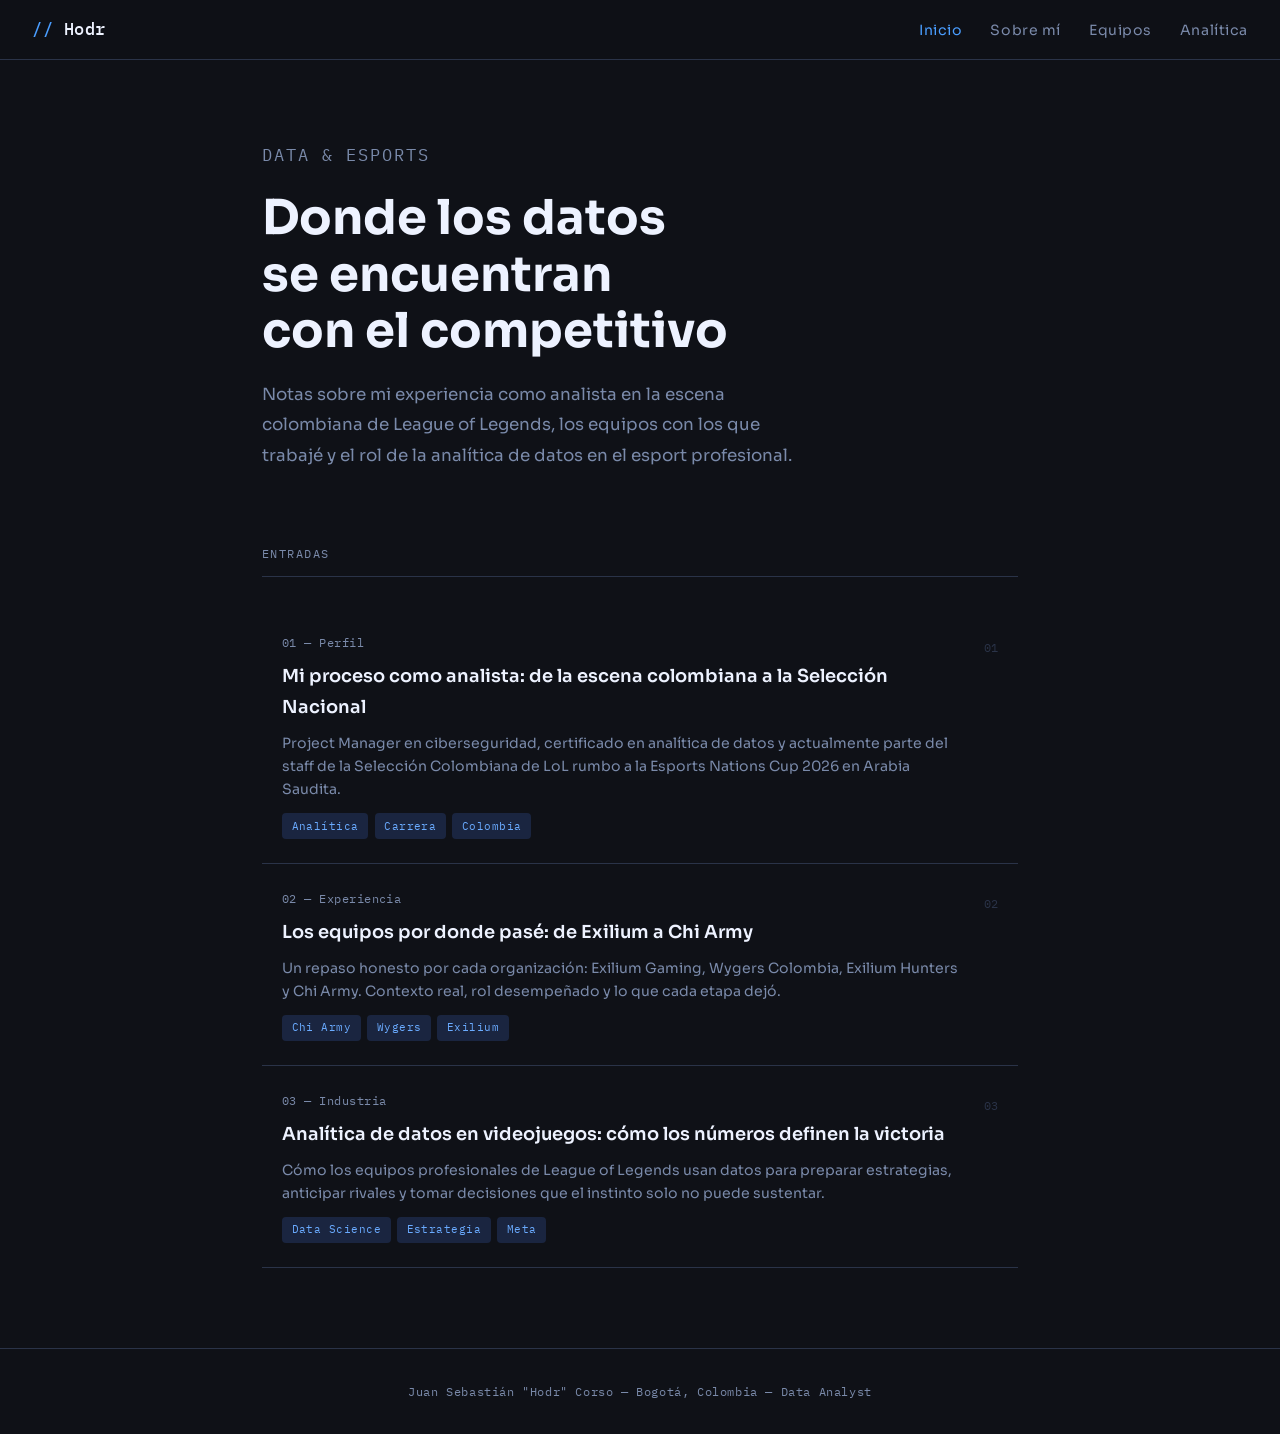
<file: index.html>
<!DOCTYPE html>
<html lang="es">
<head>
  <meta charset="UTF-8" />
  <meta name="viewport" content="width=device-width, initial-scale=1.0" />
  <title>Hodr — Data Analyst | LoL Esports</title>
  <meta name="description" content="Blog de Juan Sebastián Corso (Hodr), analista de datos en videojuegos competitivos de League of Legends." />
  <link rel="stylesheet" href="css/style.css" />
</head>
<body>

<nav>
  <span class="nav-brand"><span>//</span> Hodr</span>
  <ul class="nav-links">
    <li><a href="index.html" class="active">Inicio</a></li>
    <li><a href="posts/sobre-mi.html">Sobre mí</a></li>
    <li><a href="posts/equipos.html">Equipos</a></li>
    <li><a href="posts/analitica.html">Analítica</a></li>
  </ul>
</nav>

<main>
  <section class="hero">
    <p class="hero-label">Data &amp; Esports</p>
    <h1>Donde los datos<br>se encuentran<br>con el competitivo</h1>
    <p>Notas sobre mi experiencia como analista en la escena colombiana de League of Legends, los equipos con los que trabajé y el rol de la analítica de datos en el esport profesional.</p>
  </section>

  <section class="posts-section">
    <p class="section-title">Entradas</p>
    <div class="posts-list">

      <a href="posts/sobre-mi.html" style="text-decoration:none; color:inherit;">
        <article class="post-card">
          <div>
            <p class="card-meta">01 — Perfil</p>
            <h2 class="card-title">Mi proceso como analista: de la escena colombiana a la Selección Nacional</h2>
            <p class="card-excerpt">Project Manager en ciberseguridad, certificado en analítica de datos y actualmente parte del staff de la Selección Colombiana de LoL rumbo a la Esports Nations Cup 2026 en Arabia Saudita.</p>
            <div class="card-tags">
              <span class="tag">Analítica</span>
              <span class="tag">Carrera</span>
              <span class="tag">Colombia</span>
            </div>
          </div>
          <span class="card-number">01</span>
        </article>
      </a>

      <a href="posts/equipos.html" style="text-decoration:none; color:inherit;">
        <article class="post-card">
          <div>
            <p class="card-meta">02 — Experiencia</p>
            <h2 class="card-title">Los equipos por donde pasé: de Exilium a Chi Army</h2>
            <p class="card-excerpt">Un repaso honesto por cada organización: Exilium Gaming, Wygers Colombia, Exilium Hunters y Chi Army. Contexto real, rol desempeñado y lo que cada etapa dejó.</p>
            <div class="card-tags">
              <span class="tag">Chi Army</span>
              <span class="tag">Wygers</span>
              <span class="tag">Exilium</span>
            </div>
          </div>
          <span class="card-number">02</span>
        </article>
      </a>

      <a href="posts/analitica.html" style="text-decoration:none; color:inherit;">
        <article class="post-card">
          <div>
            <p class="card-meta">03 — Industria</p>
            <h2 class="card-title">Analítica de datos en videojuegos: cómo los números definen la victoria</h2>
            <p class="card-excerpt">Cómo los equipos profesionales de League of Legends usan datos para preparar estrategias, anticipar rivales y tomar decisiones que el instinto solo no puede sustentar.</p>
            <div class="card-tags">
              <span class="tag">Data Science</span>
              <span class="tag">Estrategia</span>
              <span class="tag">Meta</span>
            </div>
          </div>
          <span class="card-number">03</span>
        </article>
      </a>

    </div>
  </section>
</main>

<footer>
  <p>Juan Sebastián "Hodr" Corso &mdash; Bogotá, Colombia &mdash; Data Analyst</p>
</footer>

</body>
</html>
</file>
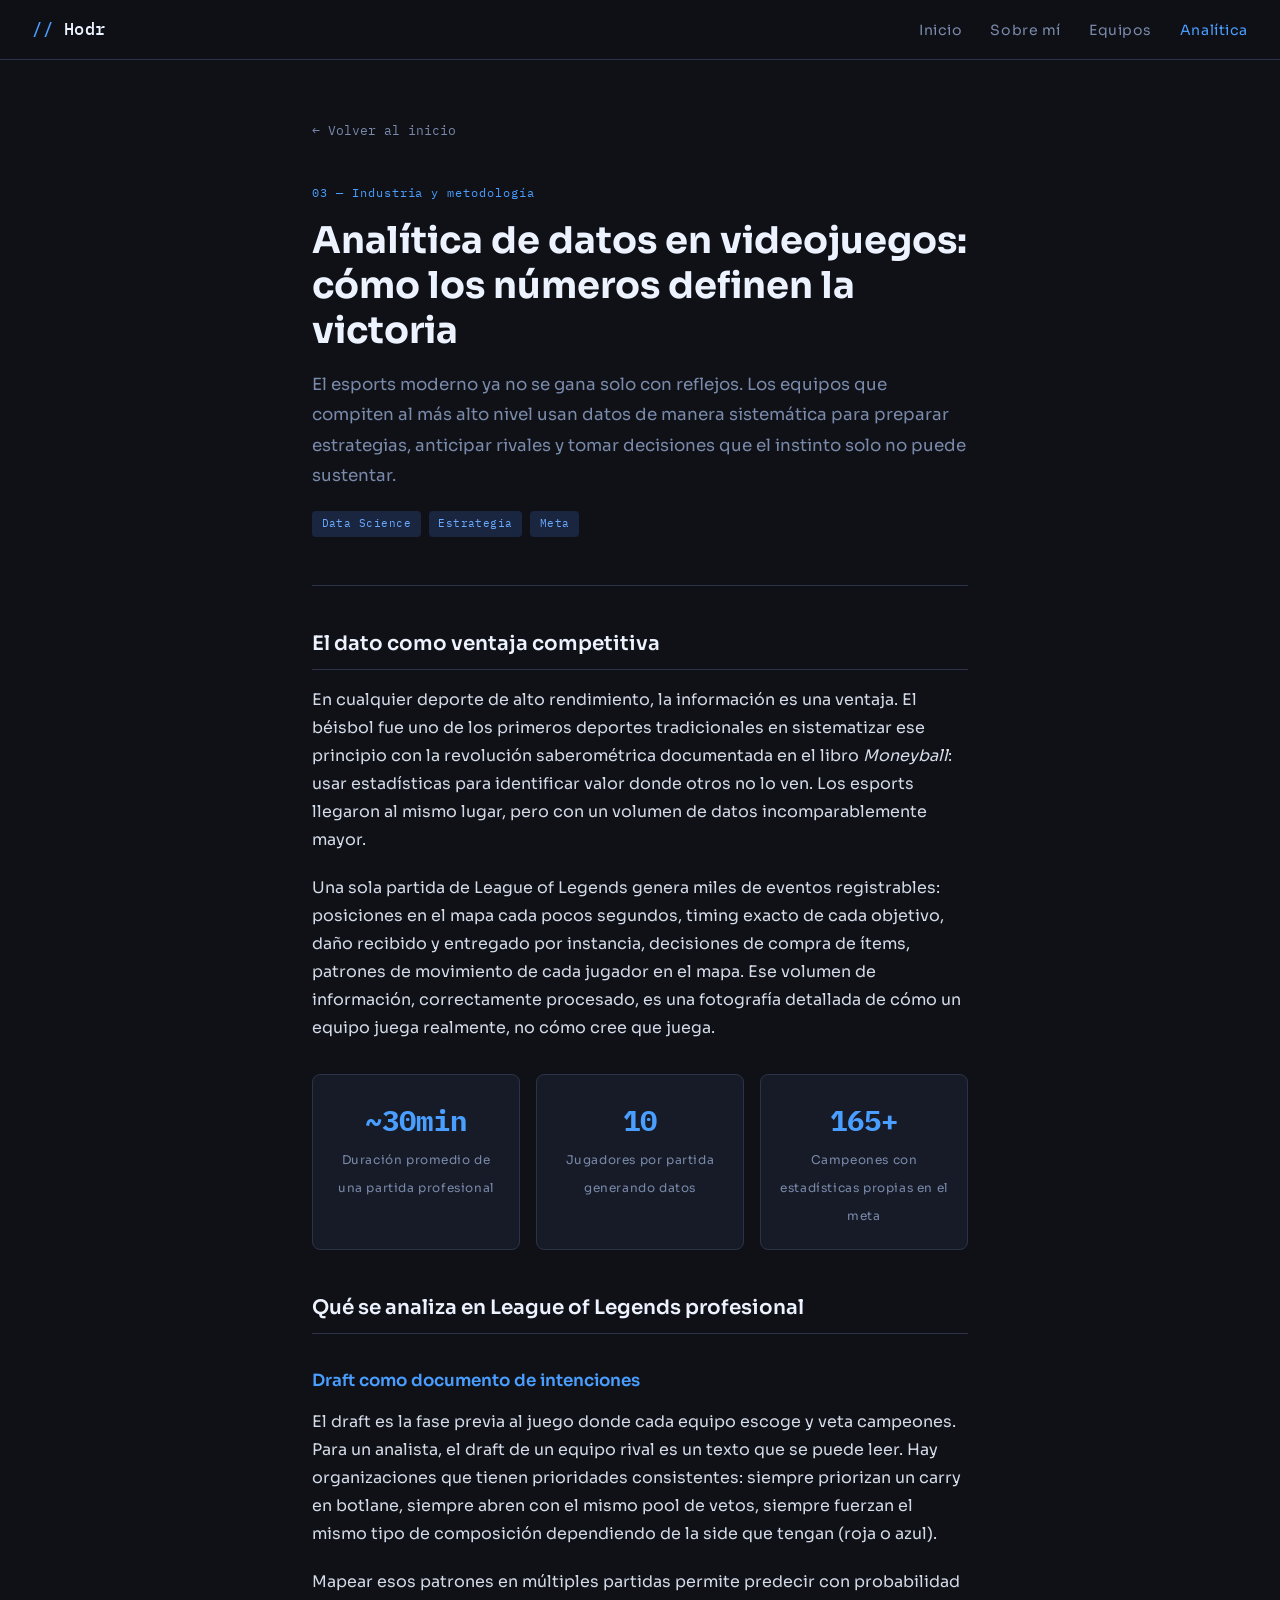
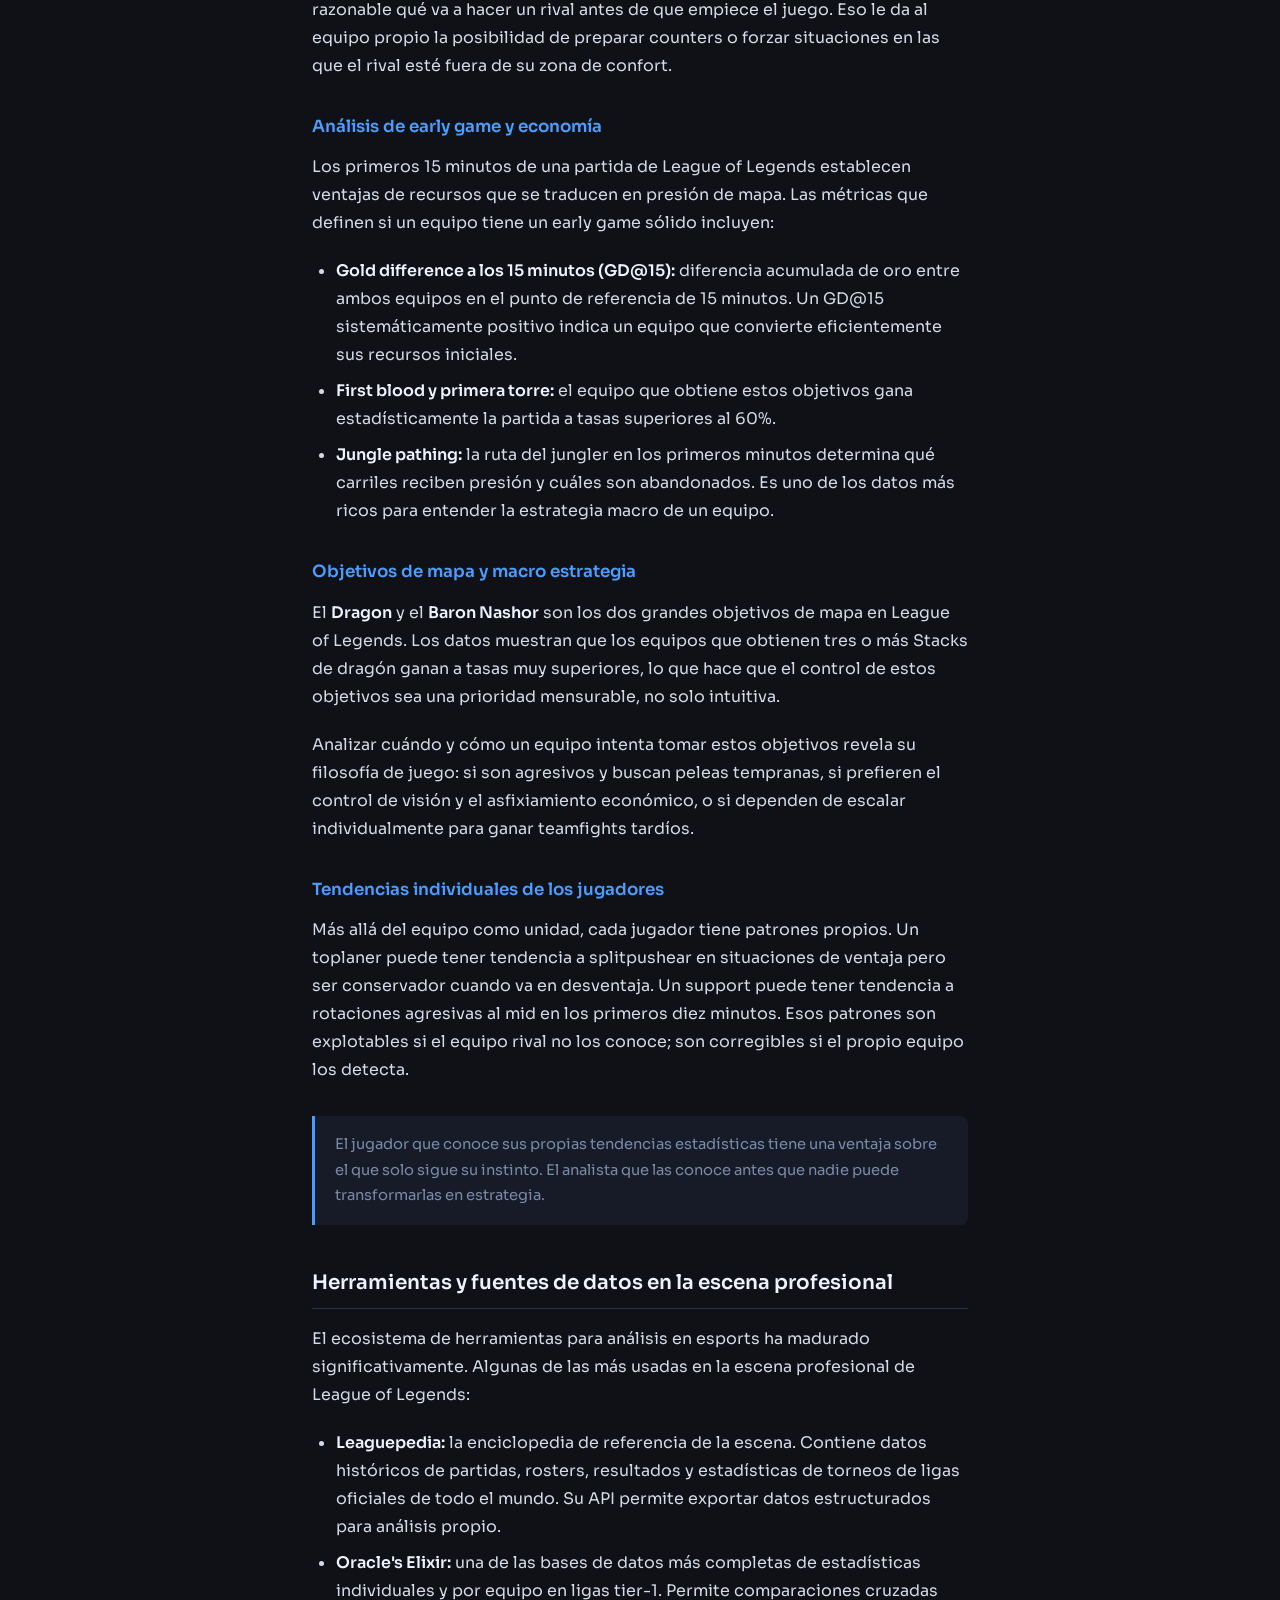
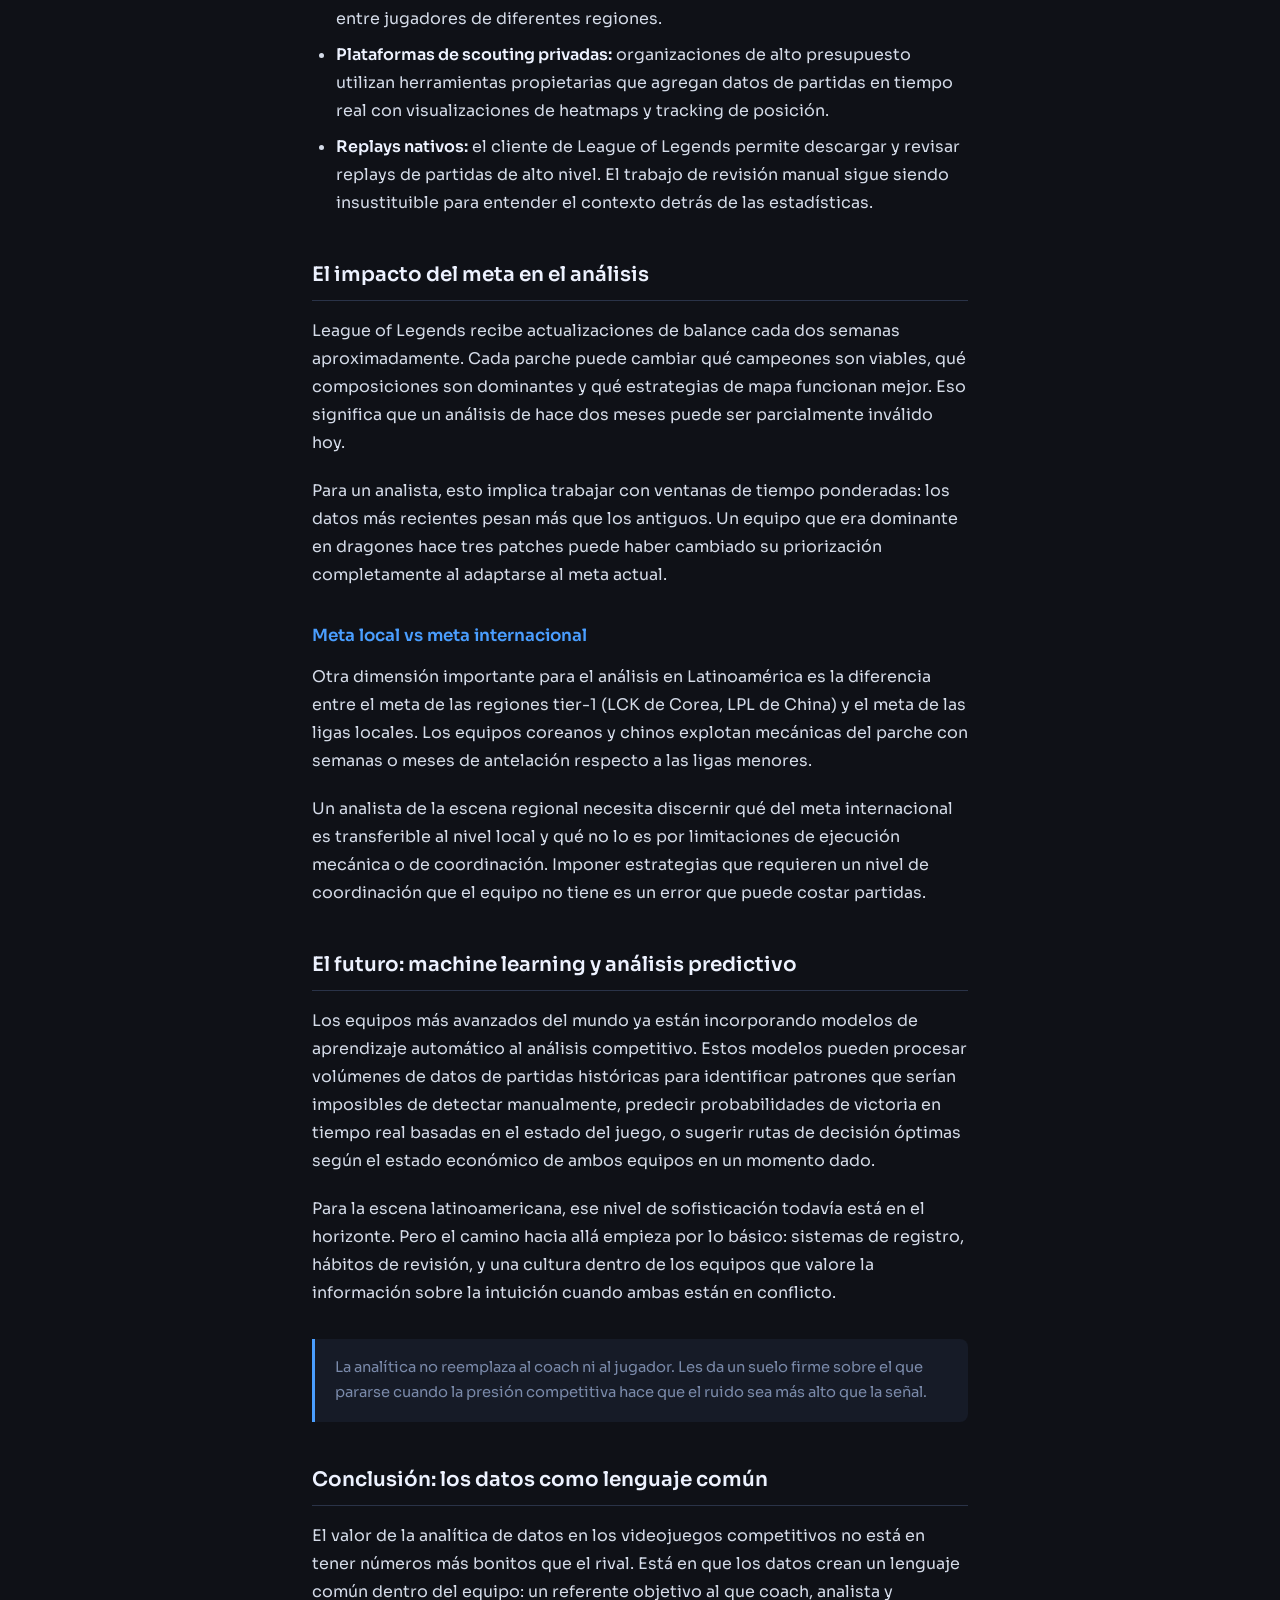
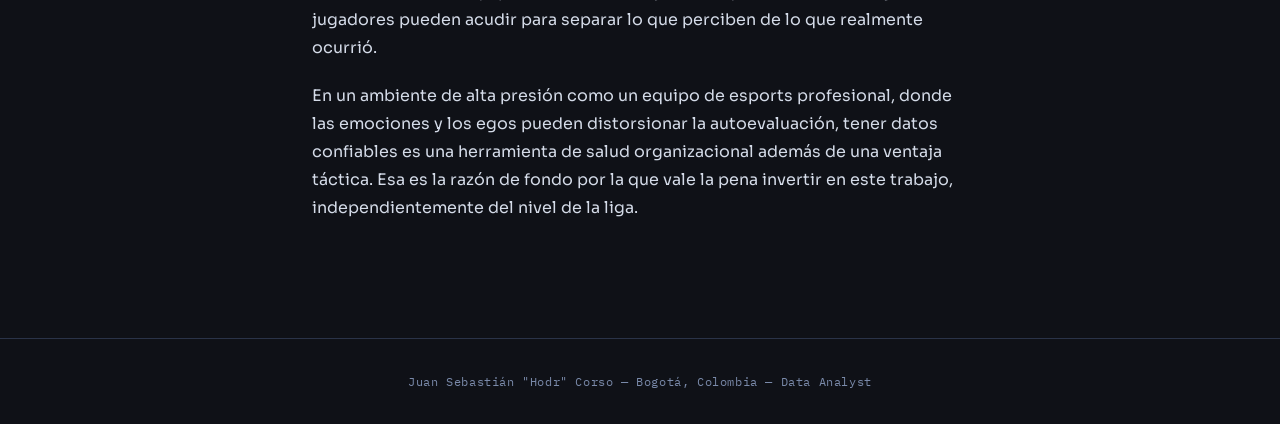
<file: posts/analitica.html>
<!DOCTYPE html>
<html lang="es">
<head>
  <meta charset="UTF-8" />
  <meta name="viewport" content="width=device-width, initial-scale=1.0" />
  <title>Analítica en videojuegos — Hodr</title>
  <meta name="description" content="Cómo la analítica de datos transforma el juego profesional en League of Legends y los esports en general." />
  <link rel="stylesheet" href="../css/style.css" />
</head>
<body>

<nav>
  <span class="nav-brand"><span>//</span> Hodr</span>
  <ul class="nav-links">
    <li><a href="../index.html">Inicio</a></li>
    <li><a href="sobre-mi.html">Sobre mí</a></li>
    <li><a href="equipos.html">Equipos</a></li>
    <li><a href="analitica.html" class="active">Analítica</a></li>
  </ul>
</nav>

<article class="article-container">

  <a href="../index.html" class="article-back">&#8592; Volver al inicio</a>

  <header class="article-header">
    <p class="article-meta">03 &mdash; Industria y metodología</p>
    <h1>Analítica de datos en videojuegos: cómo los números definen la victoria</h1>
    <p class="lead">El esports moderno ya no se gana solo con reflejos. Los equipos que compiten al más alto nivel usan datos de manera sistemática para preparar estrategias, anticipar rivales y tomar decisiones que el instinto solo no puede sustentar.</p>
    <div class="article-tags">
      <span class="tag">Data Science</span>
      <span class="tag">Estrategia</span>
      <span class="tag">Meta</span>
    </div>
  </header>

  <hr class="article-divider" />

  <div class="article-body">

    <h2>El dato como ventaja competitiva</h2>

    <p>En cualquier deporte de alto rendimiento, la información es una ventaja. El béisbol fue uno de los primeros deportes tradicionales en sistematizar ese principio con la revolución saberométrica documentada en el libro <em>Moneyball</em>: usar estadísticas para identificar valor donde otros no lo ven. Los esports llegaron al mismo lugar, pero con un volumen de datos incomparablemente mayor.</p>

    <p>Una sola partida de League of Legends genera miles de eventos registrables: posiciones en el mapa cada pocos segundos, timing exacto de cada objetivo, daño recibido y entregado por instancia, decisiones de compra de ítems, patrones de movimiento de cada jugador en el mapa. Ese volumen de información, correctamente procesado, es una fotografía detallada de cómo un equipo juega realmente, no cómo cree que juega.</p>

    <div class="stats-grid">
      <div class="stat-card">
        <span class="stat-value">~30min</span>
        <span class="stat-label">Duración promedio de una partida profesional</span>
      </div>
      <div class="stat-card">
        <span class="stat-value">10</span>
        <span class="stat-label">Jugadores por partida generando datos</span>
      </div>
      <div class="stat-card">
        <span class="stat-value">165+</span>
        <span class="stat-label">Campeones con estadísticas propias en el meta</span>
      </div>
    </div>

    <h2>Qué se analiza en League of Legends profesional</h2>

    <h3>Draft como documento de intenciones</h3>

    <p>El draft es la fase previa al juego donde cada equipo escoge y veta campeones. Para un analista, el draft de un equipo rival es un texto que se puede leer. Hay organizaciones que tienen prioridades consistentes: siempre priorizan un carry en botlane, siempre abren con el mismo pool de vetos, siempre fuerzan el mismo tipo de composición dependiendo de la side que tengan (roja o azul).</p>

    <p>Mapear esos patrones en múltiples partidas permite predecir con probabilidad razonable qué va a hacer un rival antes de que empiece el juego. Eso le da al equipo propio la posibilidad de preparar counters o forzar situaciones en las que el rival esté fuera de su zona de confort.</p>

    <h3>Análisis de early game y economía</h3>

    <p>Los primeros 15 minutos de una partida de League of Legends establecen ventajas de recursos que se traducen en presión de mapa. Las métricas que definen si un equipo tiene un early game sólido incluyen:</p>

    <ul>
      <li><strong>Gold difference a los 15 minutos (GD@15):</strong> diferencia acumulada de oro entre ambos equipos en el punto de referencia de 15 minutos. Un GD@15 sistemáticamente positivo indica un equipo que convierte eficientemente sus recursos iniciales.</li>
      <li><strong>First blood y primera torre:</strong> el equipo que obtiene estos objetivos gana estadísticamente la partida a tasas superiores al 60%.</li>
      <li><strong>Jungle pathing:</strong> la ruta del jungler en los primeros minutos determina qué carriles reciben presión y cuáles son abandonados. Es uno de los datos más ricos para entender la estrategia macro de un equipo.</li>
    </ul>

    <h3>Objetivos de mapa y macro estrategia</h3>

    <p>El <strong>Dragon</strong> y el <strong>Baron Nashor</strong> son los dos grandes objetivos de mapa en League of Legends. Los datos muestran que los equipos que obtienen tres o más Stacks de dragón ganan a tasas muy superiores, lo que hace que el control de estos objetivos sea una prioridad mensurable, no solo intuitiva.</p>

    <p>Analizar cuándo y cómo un equipo intenta tomar estos objetivos revela su filosofía de juego: si son agresivos y buscan peleas tempranas, si prefieren el control de visión y el asfixiamiento económico, o si dependen de escalar individualmente para ganar teamfights tardíos.</p>

    <h3>Tendencias individuales de los jugadores</h3>

    <p>Más allá del equipo como unidad, cada jugador tiene patrones propios. Un toplaner puede tener tendencia a splitpushear en situaciones de ventaja pero ser conservador cuando va en desventaja. Un support puede tener tendencia a rotaciones agresivas al mid en los primeros diez minutos. Esos patrones son explotables si el equipo rival no los conoce; son corregibles si el propio equipo los detecta.</p>

    <div class="callout">
      El jugador que conoce sus propias tendencias estadísticas tiene una ventaja sobre el que solo sigue su instinto. El analista que las conoce antes que nadie puede transformarlas en estrategia.
    </div>

    <h2>Herramientas y fuentes de datos en la escena profesional</h2>

    <p>El ecosistema de herramientas para análisis en esports ha madurado significativamente. Algunas de las más usadas en la escena profesional de League of Legends:</p>

    <ul>
      <li><strong>Leaguepedia:</strong> la enciclopedia de referencia de la escena. Contiene datos históricos de partidas, rosters, resultados y estadísticas de torneos de ligas oficiales de todo el mundo. Su API permite exportar datos estructurados para análisis propio.</li>
      <li><strong>Oracle's Elixir:</strong> una de las bases de datos más completas de estadísticas individuales y por equipo en ligas tier-1. Permite comparaciones cruzadas entre jugadores de diferentes regiones.</li>
      <li><strong>Plataformas de scouting privadas:</strong> organizaciones de alto presupuesto utilizan herramientas propietarias que agregan datos de partidas en tiempo real con visualizaciones de heatmaps y tracking de posición.</li>
      <li><strong>Replays nativos:</strong> el cliente de League of Legends permite descargar y revisar replays de partidas de alto nivel. El trabajo de revisión manual sigue siendo insustituible para entender el contexto detrás de las estadísticas.</li>
    </ul>

    <h2>El impacto del meta en el análisis</h2>

    <p>League of Legends recibe actualizaciones de balance cada dos semanas aproximadamente. Cada parche puede cambiar qué campeones son viables, qué composiciones son dominantes y qué estrategias de mapa funcionan mejor. Eso significa que un análisis de hace dos meses puede ser parcialmente inválido hoy.</p>

    <p>Para un analista, esto implica trabajar con ventanas de tiempo ponderadas: los datos más recientes pesan más que los antiguos. Un equipo que era dominante en dragones hace tres patches puede haber cambiado su priorización completamente al adaptarse al meta actual.</p>

    <h3>Meta local vs meta internacional</h3>

    <p>Otra dimensión importante para el análisis en Latinoamérica es la diferencia entre el meta de las regiones tier-1 (LCK de Corea, LPL de China) y el meta de las ligas locales. Los equipos coreanos y chinos explotan mecánicas del parche con semanas o meses de antelación respecto a las ligas menores.</p>

    <p>Un analista de la escena regional necesita discernir qué del meta internacional es transferible al nivel local y qué no lo es por limitaciones de ejecución mecánica o de coordinación. Imponer estrategias que requieren un nivel de coordinación que el equipo no tiene es un error que puede costar partidas.</p>

    <h2>El futuro: machine learning y análisis predictivo</h2>

    <p>Los equipos más avanzados del mundo ya están incorporando modelos de aprendizaje automático al análisis competitivo. Estos modelos pueden procesar volúmenes de datos de partidas históricas para identificar patrones que serían imposibles de detectar manualmente, predecir probabilidades de victoria en tiempo real basadas en el estado del juego, o sugerir rutas de decisión óptimas según el estado económico de ambos equipos en un momento dado.</p>

    <p>Para la escena latinoamericana, ese nivel de sofisticación todavía está en el horizonte. Pero el camino hacia allá empieza por lo básico: sistemas de registro, hábitos de revisión, y una cultura dentro de los equipos que valore la información sobre la intuición cuando ambas están en conflicto.</p>

    <div class="callout">
      La analítica no reemplaza al coach ni al jugador. Les da un suelo firme sobre el que pararse cuando la presión competitiva hace que el ruido sea más alto que la señal.
    </div>

    <h2>Conclusión: los datos como lenguaje común</h2>

    <p>El valor de la analítica de datos en los videojuegos competitivos no está en tener números más bonitos que el rival. Está en que los datos crean un lenguaje común dentro del equipo: un referente objetivo al que coach, analista y jugadores pueden acudir para separar lo que perciben de lo que realmente ocurrió.</p>

    <p>En un ambiente de alta presión como un equipo de esports profesional, donde las emociones y los egos pueden distorsionar la autoevaluación, tener datos confiables es una herramienta de salud organizacional además de una ventaja táctica. Esa es la razón de fondo por la que vale la pena invertir en este trabajo, independientemente del nivel de la liga.</p>

  </div>

</article>

<footer>
  <p>Juan Sebastián "Hodr" Corso &mdash; Bogotá, Colombia &mdash; Data Analyst</p>
</footer>

</body>
</html>
</file>
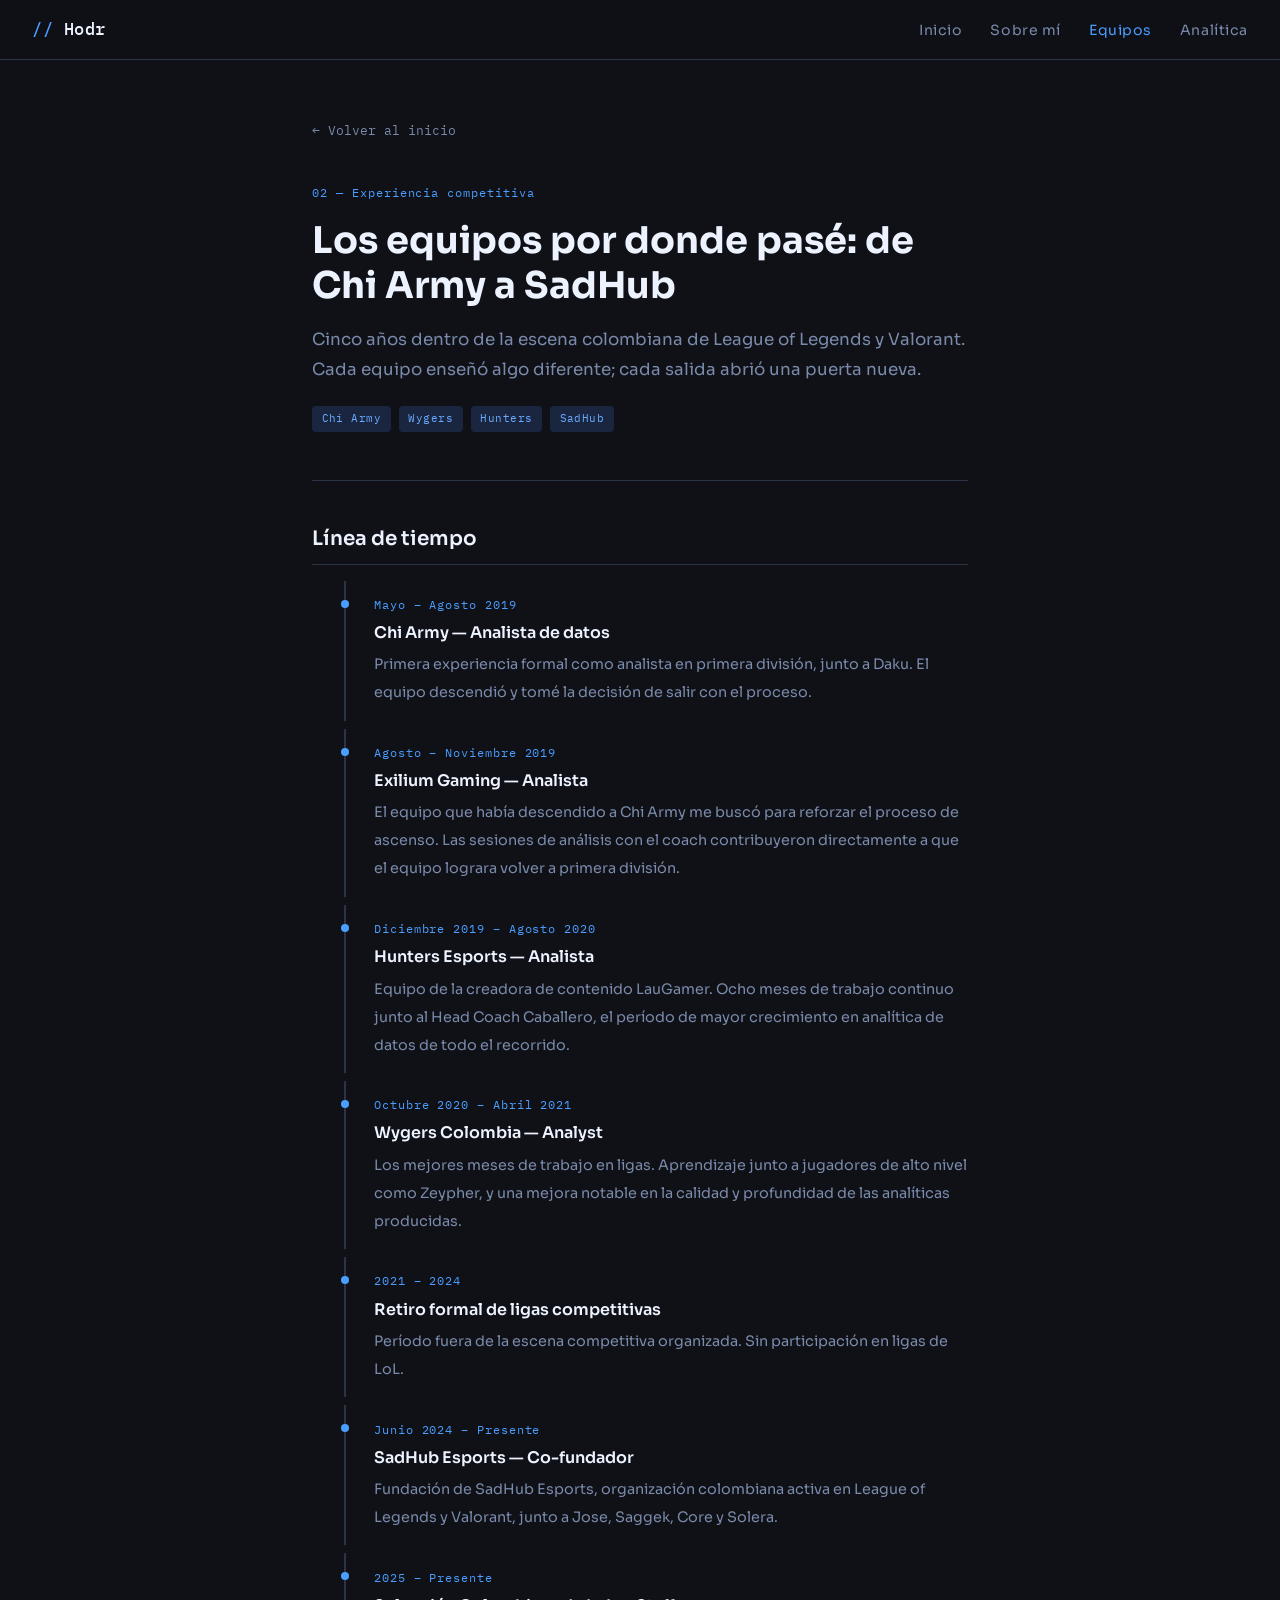
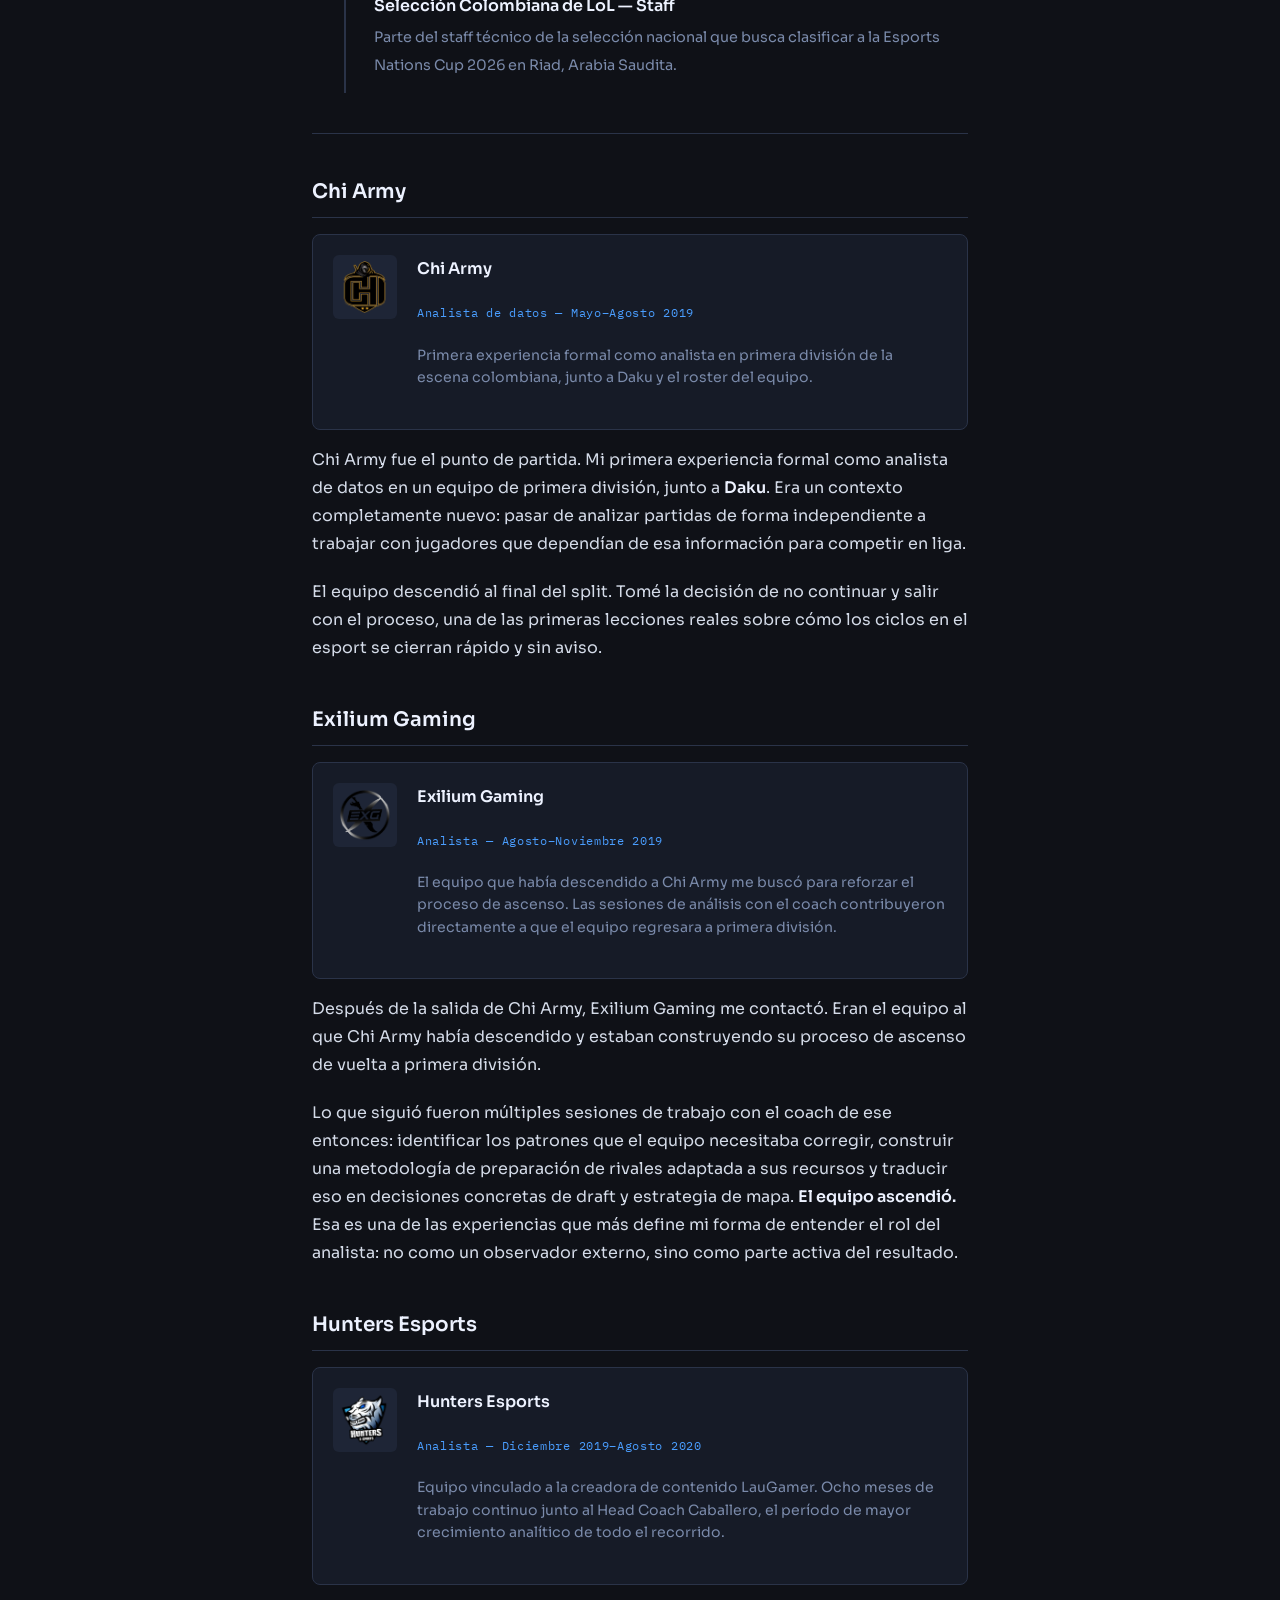
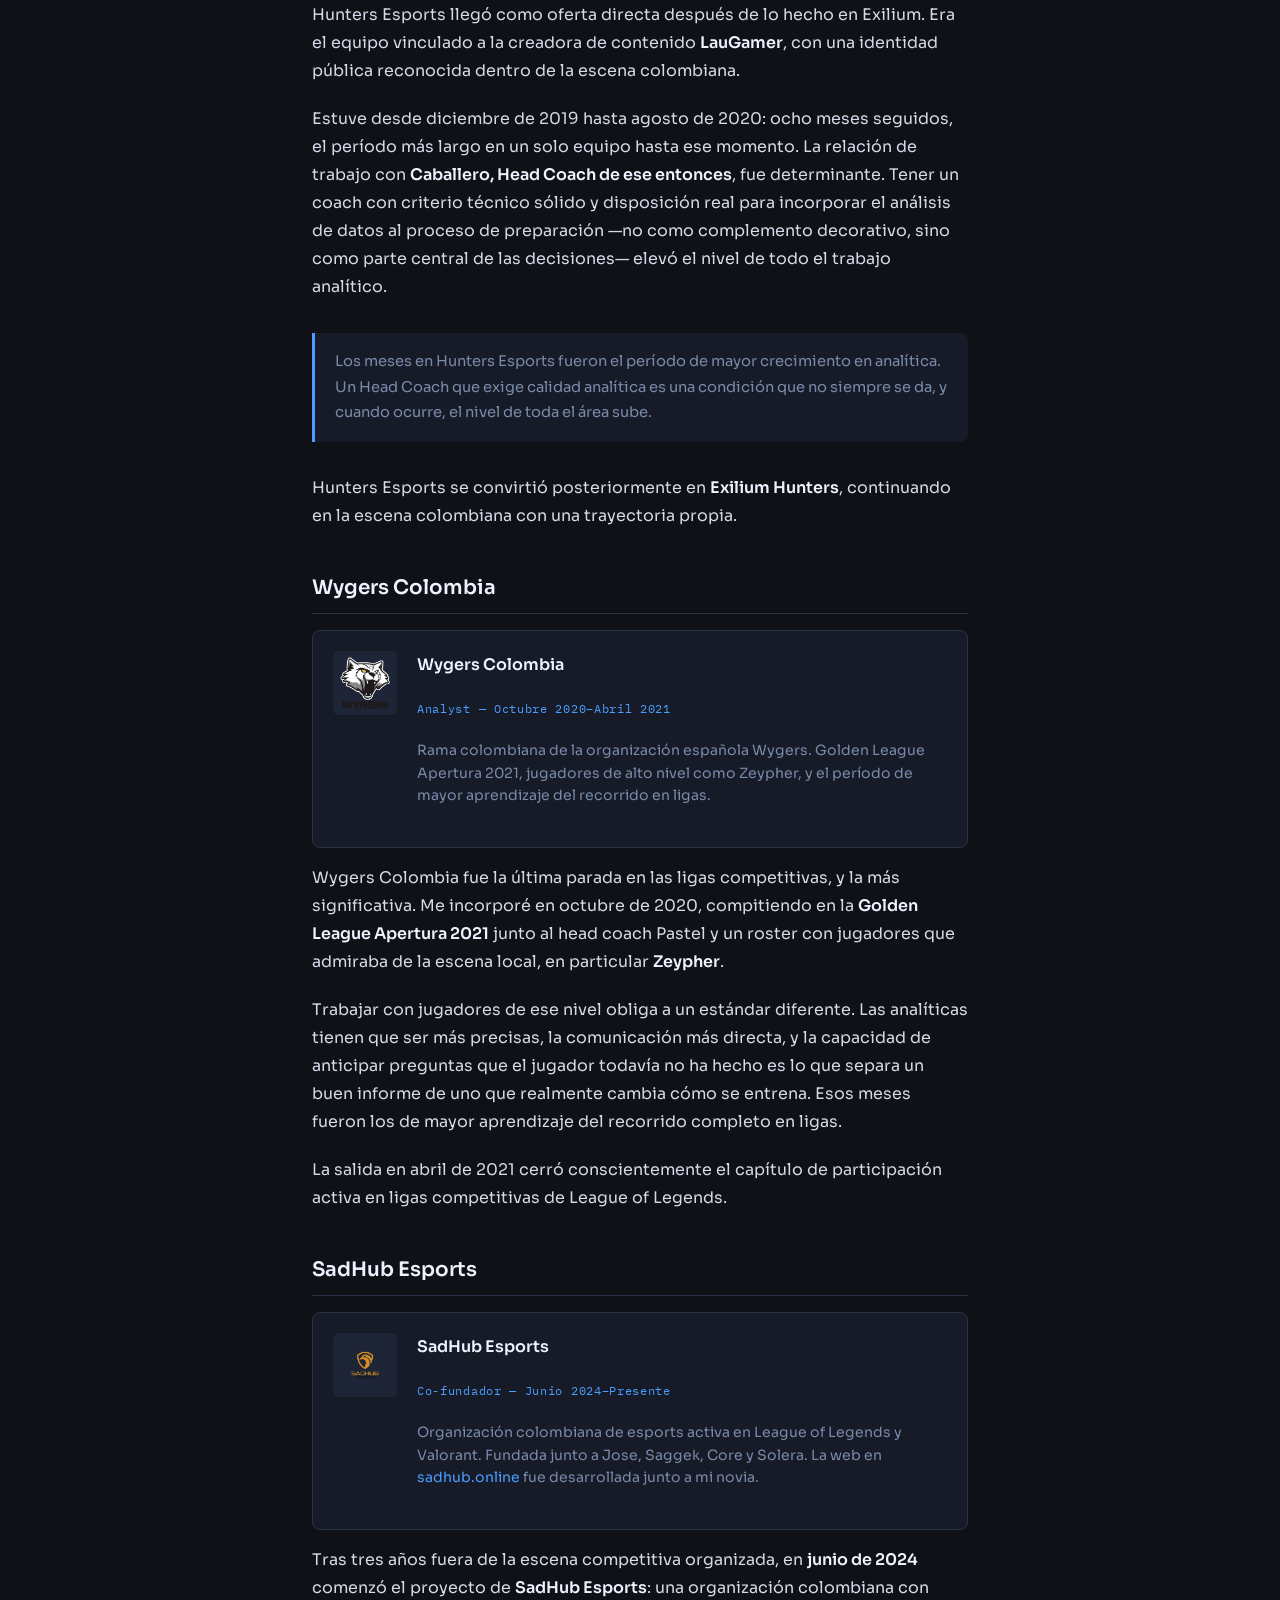
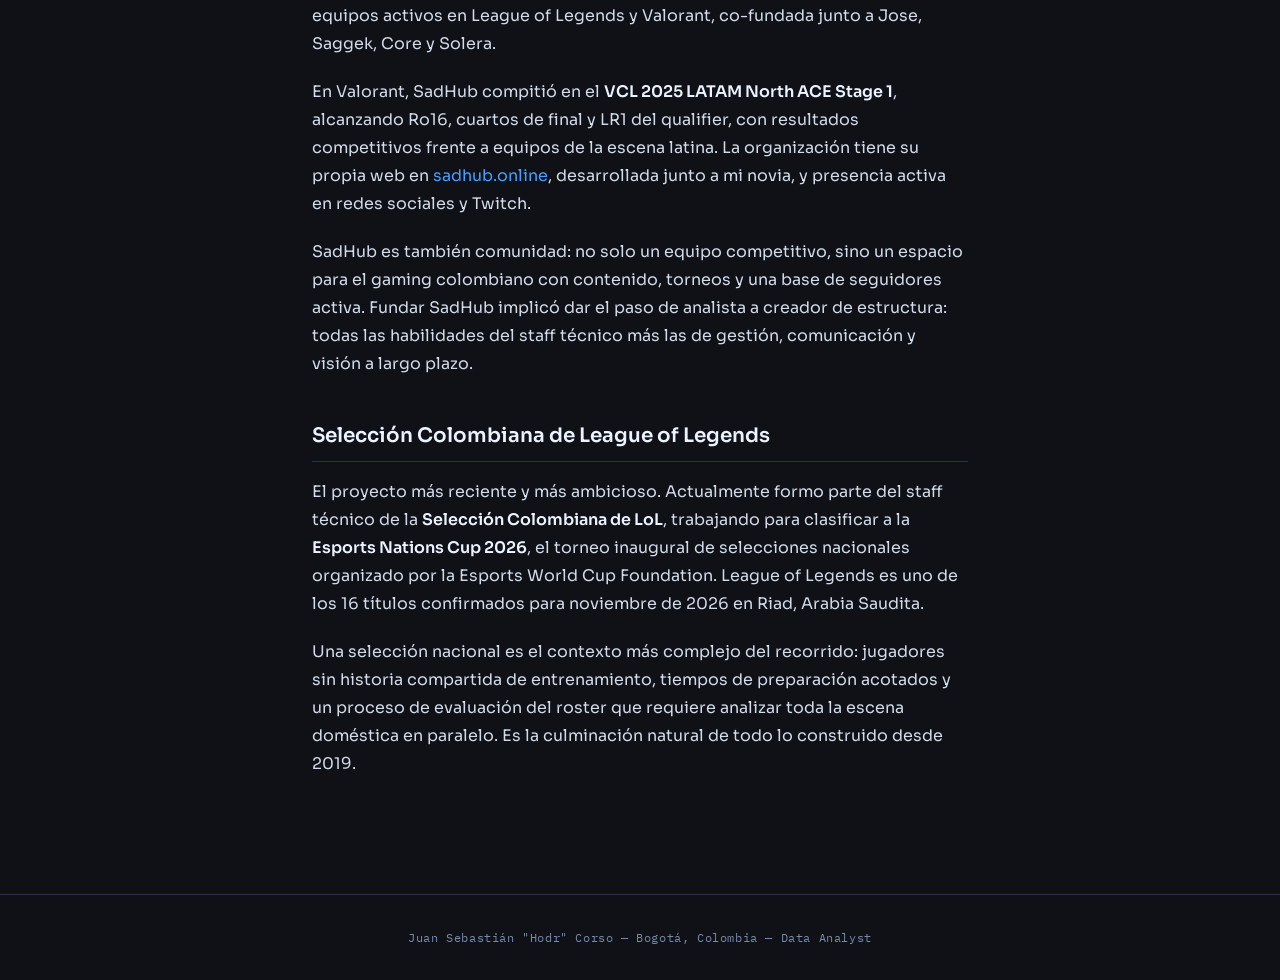
<file: posts/equipos.html>
<!DOCTYPE html>
<html lang="es">
<head>
  <meta charset="UTF-8" />
  <meta name="viewport" content="width=device-width, initial-scale=1.0" />
  <title>Los equipos — Hodr</title>
  <meta name="description" content="Timeline real de Hodr en la escena colombiana de LoL: Chi Army, Exilium Gaming, Hunters Esports, Wygers Colombia y SadHub Esports." />
  <link rel="stylesheet" href="../css/style.css" />
</head>
<body>

<nav>
  <span class="nav-brand"><span>//</span> Hodr</span>
  <ul class="nav-links">
    <li><a href="../index.html">Inicio</a></li>
    <li><a href="sobre-mi.html">Sobre mí</a></li>
    <li><a href="equipos.html" class="active">Equipos</a></li>
    <li><a href="analitica.html">Analítica</a></li>
  </ul>
</nav>

<article class="article-container">

  <a href="../index.html" class="article-back">&#8592; Volver al inicio</a>

  <header class="article-header">
    <p class="article-meta">02 &mdash; Experiencia competitiva</p>
    <h1>Los equipos por donde pasé: de Chi Army a SadHub</h1>
    <p class="lead">Cinco años dentro de la escena colombiana de League of Legends y Valorant. Cada equipo enseñó algo diferente; cada salida abrió una puerta nueva.</p>
    <div class="article-tags">
      <span class="tag">Chi Army</span>
      <span class="tag">Wygers</span>
      <span class="tag">Hunters</span>
      <span class="tag">SadHub</span>
    </div>
  </header>

  <hr class="article-divider" />

  <div class="article-body">

    <h2>Línea de tiempo</h2>

    <ul class="timeline">
      <li>
        <span class="timeline-year">Mayo – Agosto 2019</span>
        <span class="timeline-title">Chi Army — Analista de datos</span>
        <span class="timeline-body">Primera experiencia formal como analista en primera división, junto a Daku. El equipo descendió y tomé la decisión de salir con el proceso.</span>
      </li>
      <li>
        <span class="timeline-year">Agosto – Noviembre 2019</span>
        <span class="timeline-title">Exilium Gaming — Analista</span>
        <span class="timeline-body">El equipo que había descendido a Chi Army me buscó para reforzar el proceso de ascenso. Las sesiones de análisis con el coach contribuyeron directamente a que el equipo lograra volver a primera división.</span>
      </li>
      <li>
        <span class="timeline-year">Diciembre 2019 – Agosto 2020</span>
        <span class="timeline-title">Hunters Esports — Analista</span>
        <span class="timeline-body">Equipo de la creadora de contenido LauGamer. Ocho meses de trabajo continuo junto al Head Coach Caballero, el período de mayor crecimiento en analítica de datos de todo el recorrido.</span>
      </li>
      <li>
        <span class="timeline-year">Octubre 2020 – Abril 2021</span>
        <span class="timeline-title">Wygers Colombia — Analyst</span>
        <span class="timeline-body">Los mejores meses de trabajo en ligas. Aprendizaje junto a jugadores de alto nivel como Zeypher, y una mejora notable en la calidad y profundidad de las analíticas producidas.</span>
      </li>
      <li>
        <span class="timeline-year">2021 – 2024</span>
        <span class="timeline-title">Retiro formal de ligas competitivas</span>
        <span class="timeline-body">Período fuera de la escena competitiva organizada. Sin participación en ligas de LoL.</span>
      </li>
      <li>
        <span class="timeline-year">Junio 2024 – Presente</span>
        <span class="timeline-title">SadHub Esports — Co-fundador</span>
        <span class="timeline-body">Fundación de SadHub Esports, organización colombiana activa en League of Legends y Valorant, junto a Jose, Saggek, Core y Solera.</span>
      </li>
      <li>
        <span class="timeline-year">2025 – Presente</span>
        <span class="timeline-title">Selección Colombiana de LoL — Staff</span>
        <span class="timeline-body">Parte del staff técnico de la selección nacional que busca clasificar a la Esports Nations Cup 2026 en Riad, Arabia Saudita.</span>
      </li>
    </ul>

    <hr class="article-divider" />

    <h2>Chi Army</h2>

    <div class="team-card">
      <img src="../img/chi-army.png" alt="Chi Army" class="team-logo"
           onerror="this.outerHTML='<div class=\'team-logo-placeholder\'>Chi<br>Army</div>'" />
      <div class="team-info">
        <p class="team-name">Chi Army</p>
        <p class="team-role">Analista de datos &mdash; Mayo–Agosto 2019</p>
        <p class="team-desc">Primera experiencia formal como analista en primera división de la escena colombiana, junto a Daku y el roster del equipo.</p>
      </div>
    </div>

    <p>Chi Army fue el punto de partida. Mi primera experiencia formal como analista de datos en un equipo de primera división, junto a <strong>Daku</strong>. Era un contexto completamente nuevo: pasar de analizar partidas de forma independiente a trabajar con jugadores que dependían de esa información para competir en liga.</p>

    <p>El equipo descendió al final del split. Tomé la decisión de no continuar y salir con el proceso, una de las primeras lecciones reales sobre cómo los ciclos en el esport se cierran rápido y sin aviso.</p>

    <h2>Exilium Gaming</h2>

    <div class="team-card">
      <img src="../img/exilium-gaming.png" alt="Exilium Gaming" class="team-logo"
           onerror="this.outerHTML='<div class=\'team-logo-placeholder\'>Exilium<br>Gaming</div>'" />
      <div class="team-info">
        <p class="team-name">Exilium Gaming</p>
        <p class="team-role">Analista &mdash; Agosto–Noviembre 2019</p>
        <p class="team-desc">El equipo que había descendido a Chi Army me buscó para reforzar el proceso de ascenso. Las sesiones de análisis con el coach contribuyeron directamente a que el equipo regresara a primera división.</p>
      </div>
    </div>

    <p>Después de la salida de Chi Army, Exilium Gaming me contactó. Eran el equipo al que Chi Army había descendido y estaban construyendo su proceso de ascenso de vuelta a primera división.</p>

    <p>Lo que siguió fueron múltiples sesiones de trabajo con el coach de ese entonces: identificar los patrones que el equipo necesitaba corregir, construir una metodología de preparación de rivales adaptada a sus recursos y traducir eso en decisiones concretas de draft y estrategia de mapa. <strong>El equipo ascendió.</strong> Esa es una de las experiencias que más define mi forma de entender el rol del analista: no como un observador externo, sino como parte activa del resultado.</p>

    <h2>Hunters Esports</h2>

    <div class="team-card">
      <img src="../img/hunters-esports.png" alt="Hunters Esports" class="team-logo"
           onerror="this.outerHTML='<div class=\'team-logo-placeholder\'>Hunters<br>Esports</div>'" />
      <div class="team-info">
        <p class="team-name">Hunters Esports</p>
        <p class="team-role">Analista &mdash; Diciembre 2019–Agosto 2020</p>
        <p class="team-desc">Equipo vinculado a la creadora de contenido LauGamer. Ocho meses de trabajo continuo junto al Head Coach Caballero, el período de mayor crecimiento analítico de todo el recorrido.</p>
      </div>
    </div>

    <p>Hunters Esports llegó como oferta directa después de lo hecho en Exilium. Era el equipo vinculado a la creadora de contenido <strong>LauGamer</strong>, con una identidad pública reconocida dentro de la escena colombiana.</p>

    <p>Estuve desde diciembre de 2019 hasta agosto de 2020: ocho meses seguidos, el período más largo en un solo equipo hasta ese momento. La relación de trabajo con <strong>Caballero, Head Coach de ese entonces</strong>, fue determinante. Tener un coach con criterio técnico sólido y disposición real para incorporar el análisis de datos al proceso de preparación —no como complemento decorativo, sino como parte central de las decisiones— elevó el nivel de todo el trabajo analítico.</p>

    <div class="callout">
      Los meses en Hunters Esports fueron el período de mayor crecimiento en analítica. Un Head Coach que exige calidad analítica es una condición que no siempre se da, y cuando ocurre, el nivel de toda el área sube.
    </div>

    <p>Hunters Esports se convirtió posteriormente en <strong>Exilium Hunters</strong>, continuando en la escena colombiana con una trayectoria propia.</p>

    <h2>Wygers Colombia</h2>

    <div class="team-card">
      <img src="../img/wygers-colombia.png" alt="Wygers Colombia" class="team-logo"
           onerror="this.outerHTML='<div class=\'team-logo-placeholder\'>Wygers<br>Colombia</div>'" />
      <div class="team-info">
        <p class="team-name">Wygers Colombia</p>
        <p class="team-role">Analyst &mdash; Octubre 2020–Abril 2021</p>
        <p class="team-desc">Rama colombiana de la organización española Wygers. Golden League Apertura 2021, jugadores de alto nivel como Zeypher, y el período de mayor aprendizaje del recorrido en ligas.</p>
      </div>
    </div>

    <p>Wygers Colombia fue la última parada en las ligas competitivas, y la más significativa. Me incorporé en octubre de 2020, compitiendo en la <strong>Golden League Apertura 2021</strong> junto al head coach Pastel y un roster con jugadores que admiraba de la escena local, en particular <strong>Zeypher</strong>.</p>

    <p>Trabajar con jugadores de ese nivel obliga a un estándar diferente. Las analíticas tienen que ser más precisas, la comunicación más directa, y la capacidad de anticipar preguntas que el jugador todavía no ha hecho es lo que separa un buen informe de uno que realmente cambia cómo se entrena. Esos meses fueron los de mayor aprendizaje del recorrido completo en ligas.</p>

    <p>La salida en abril de 2021 cerró conscientemente el capítulo de participación activa en ligas competitivas de League of Legends.</p>

    <h2>SadHub Esports</h2>

    <div class="team-card">
      <img src="../img/sadhub-esports.png" alt="SadHub Esports" class="team-logo"
           onerror="this.outerHTML='<div class=\'team-logo-placeholder\'>SadHub<br>Esports</div>'" />
      <div class="team-info">
        <p class="team-name">SadHub Esports</p>
        <p class="team-role">Co-fundador &mdash; Junio 2024–Presente</p>
        <p class="team-desc">Organización colombiana de esports activa en League of Legends y Valorant. Fundada junto a Jose, Saggek, Core y Solera. La web en <a href="https://sadhub.online" target="_blank">sadhub.online</a> fue desarrollada junto a mi novia.</p>
      </div>
    </div>

    <p>Tras tres años fuera de la escena competitiva organizada, en <strong>junio de 2024</strong> comenzó el proyecto de <strong>SadHub Esports</strong>: una organización colombiana con equipos activos en League of Legends y Valorant, co-fundada junto a Jose, Saggek, Core y Solera.</p>

    <p>En Valorant, SadHub compitió en el <strong>VCL 2025 LATAM North ACE Stage 1</strong>, alcanzando Ro16, cuartos de final y LR1 del qualifier, con resultados competitivos frente a equipos de la escena latina. La organización tiene su propia web en <a href="https://sadhub.online" target="_blank">sadhub.online</a>, desarrollada junto a mi novia, y presencia activa en redes sociales y Twitch.</p>

    <p>SadHub es también comunidad: no solo un equipo competitivo, sino un espacio para el gaming colombiano con contenido, torneos y una base de seguidores activa. Fundar SadHub implicó dar el paso de analista a creador de estructura: todas las habilidades del staff técnico más las de gestión, comunicación y visión a largo plazo.</p>

    <h2>Selección Colombiana de League of Legends</h2>

    <p>El proyecto más reciente y más ambicioso. Actualmente formo parte del staff técnico de la <strong>Selección Colombiana de LoL</strong>, trabajando para clasificar a la <strong>Esports Nations Cup 2026</strong>, el torneo inaugural de selecciones nacionales organizado por la Esports World Cup Foundation. League of Legends es uno de los 16 títulos confirmados para noviembre de 2026 en Riad, Arabia Saudita.</p>

    <p>Una selección nacional es el contexto más complejo del recorrido: jugadores sin historia compartida de entrenamiento, tiempos de preparación acotados y un proceso de evaluación del roster que requiere analizar toda la escena doméstica en paralelo. Es la culminación natural de todo lo construido desde 2019.</p>

  </div>

</article>

<footer>
  <p>Juan Sebastián "Hodr" Corso &mdash; Bogotá, Colombia &mdash; Data Analyst</p>
</footer>

</body>
</html>
</file>
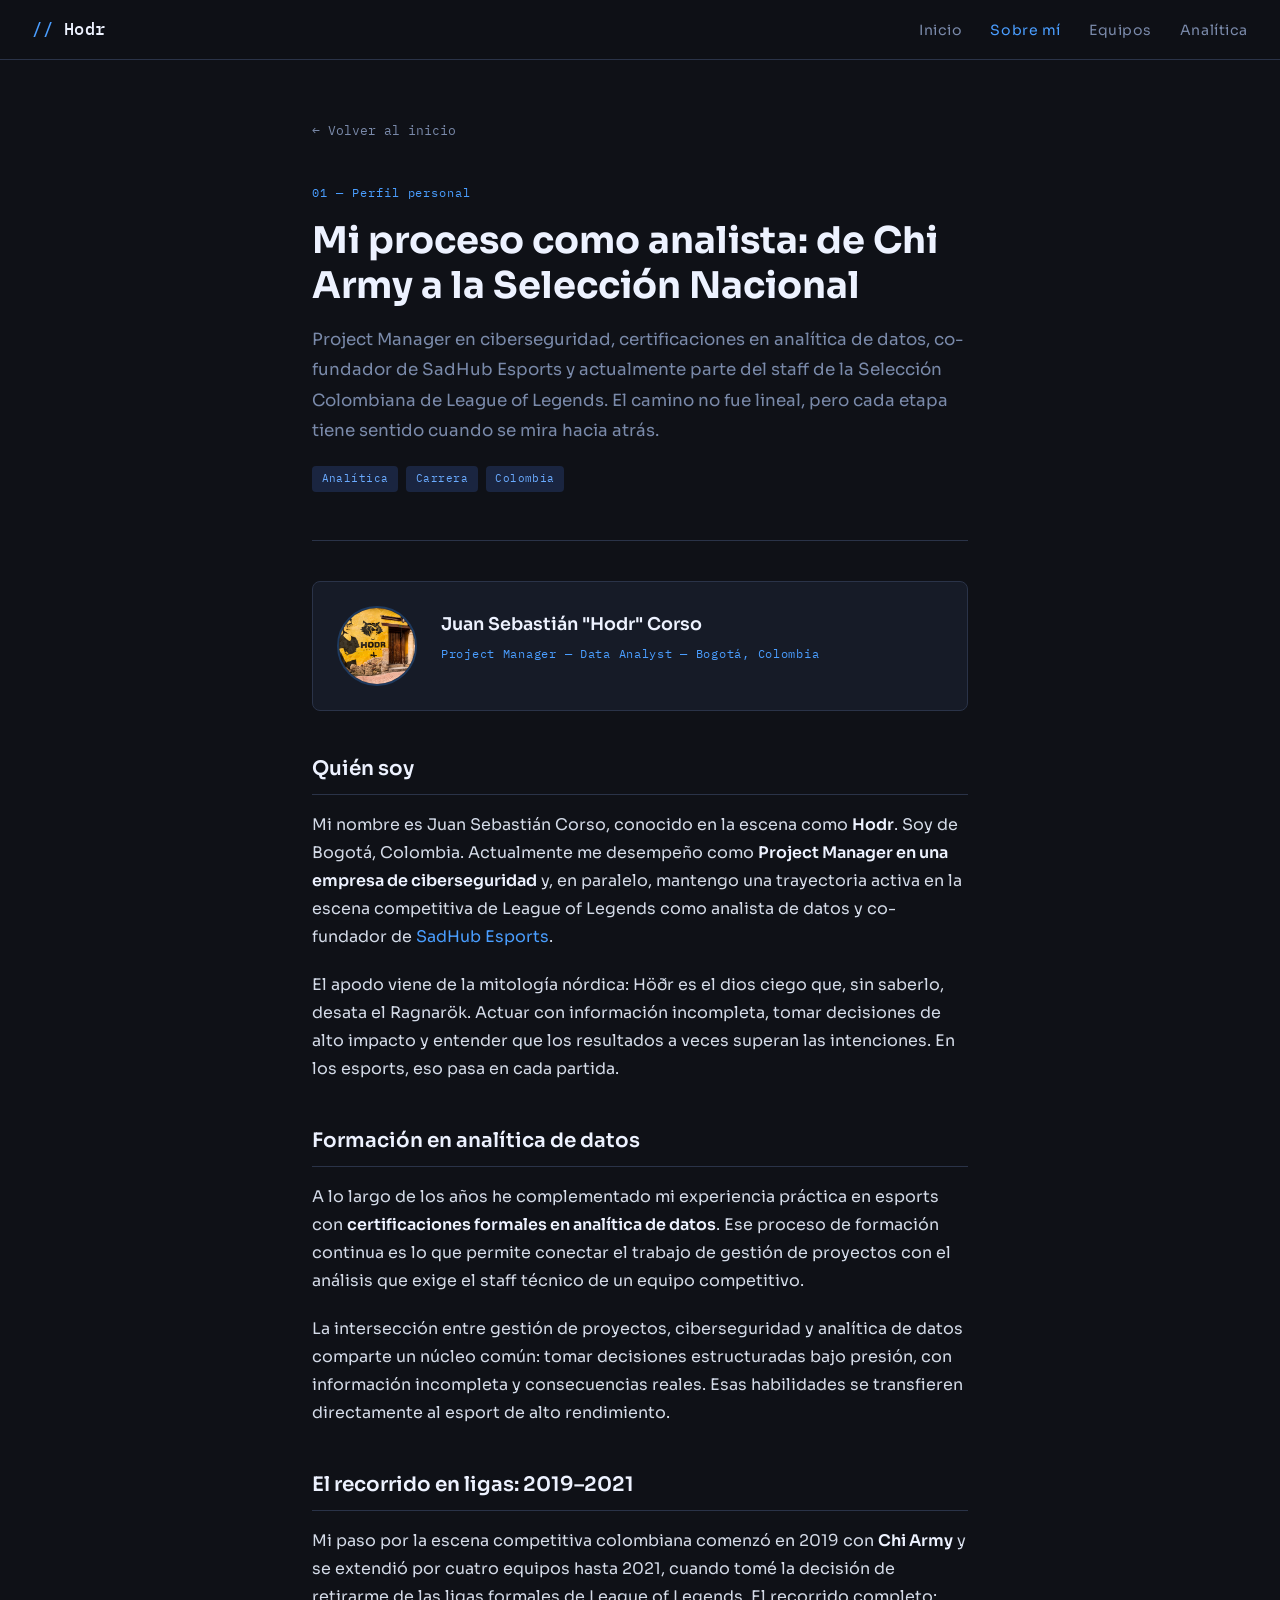
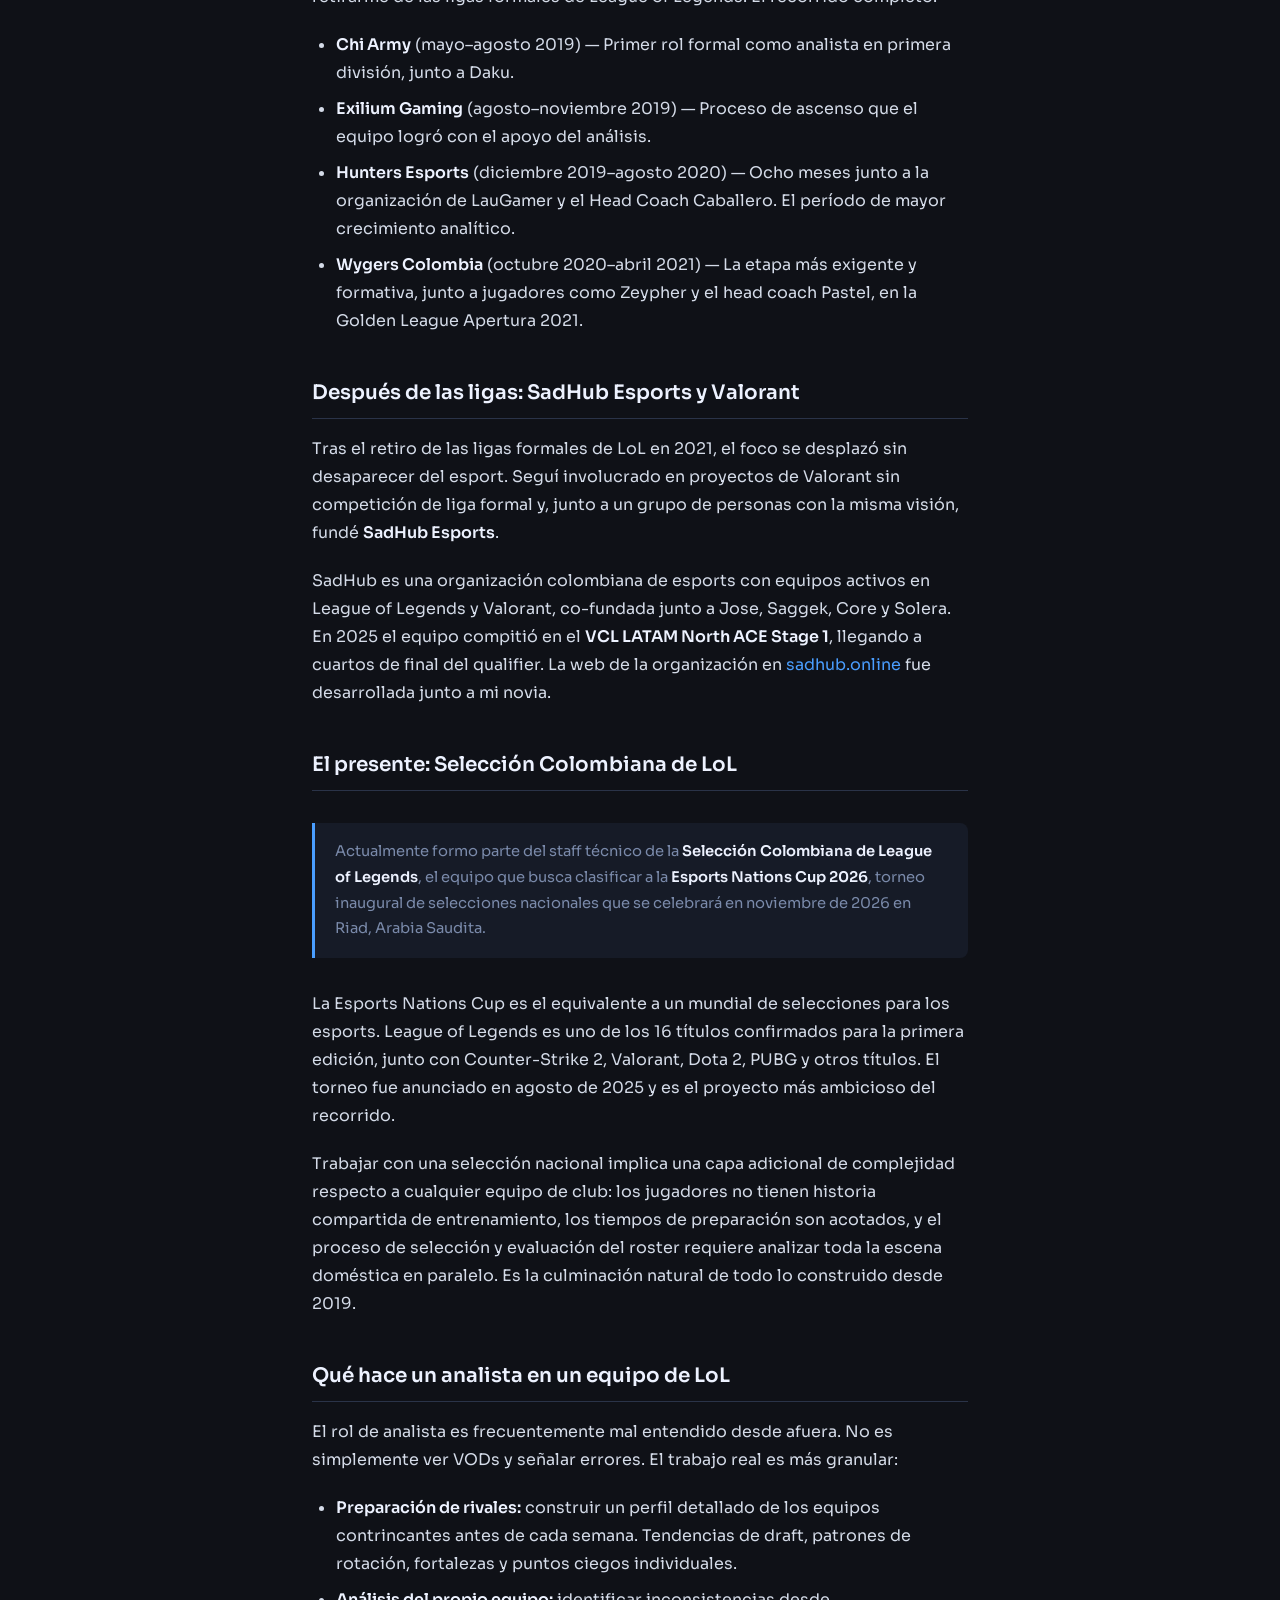
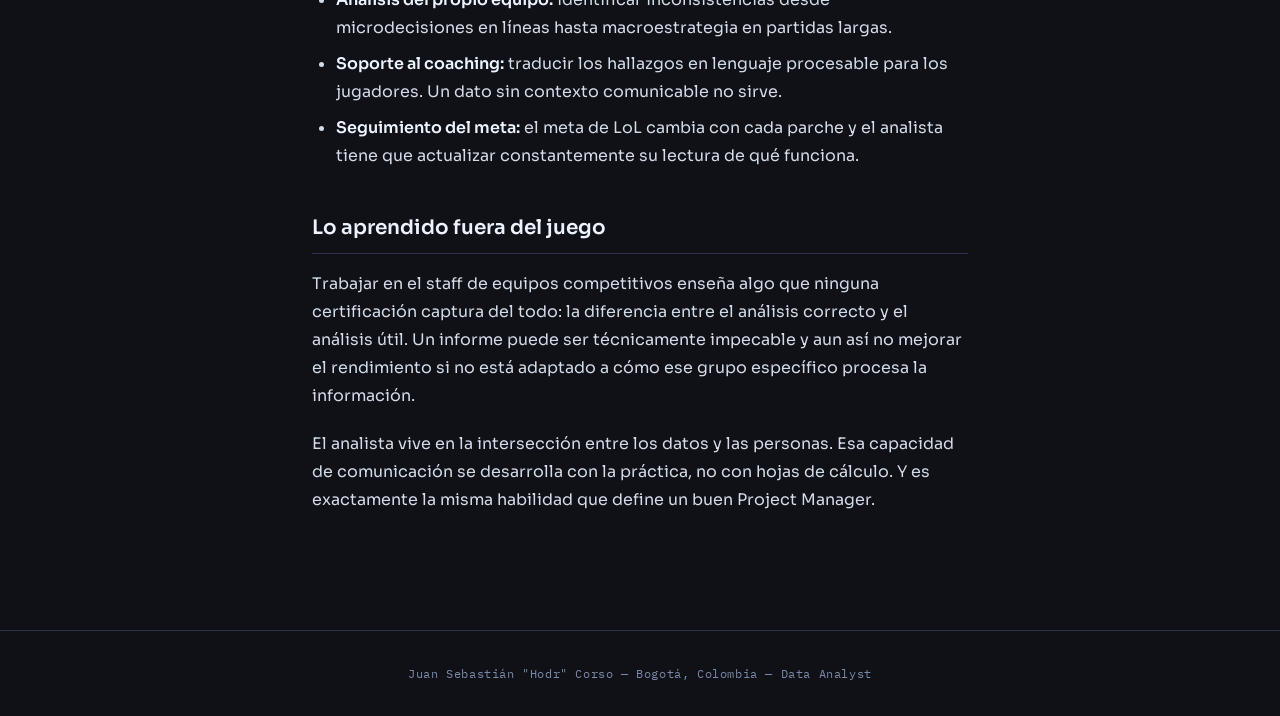
<file: posts/sobre-mi.html>
<!DOCTYPE html>
<html lang="es">
<head>
  <meta charset="UTF-8" />
  <meta name="viewport" content="width=device-width, initial-scale=1.0" />
  <title>Sobre mí — Hodr</title>
  <meta name="description" content="Juan Sebastián Corso (Hodr): Project Manager en ciberseguridad, analista de datos certificado, co-fundador de SadHub Esports y parte del staff de la Selección Colombiana de LoL." />
  <link rel="stylesheet" href="../css/style.css" />
</head>
<body>

<nav>
  <span class="nav-brand"><span>//</span> Hodr</span>
  <ul class="nav-links">
    <li><a href="../index.html">Inicio</a></li>
    <li><a href="sobre-mi.html" class="active">Sobre mí</a></li>
    <li><a href="equipos.html">Equipos</a></li>
    <li><a href="analitica.html">Analítica</a></li>
  </ul>
</nav>

<article class="article-container">

  <a href="../index.html" class="article-back">&#8592; Volver al inicio</a>

  <header class="article-header">
    <p class="article-meta">01 &mdash; Perfil personal</p>
    <h1>Mi proceso como analista: de Chi Army a la Selección Nacional</h1>
    <p class="lead">Project Manager en ciberseguridad, certificaciones en analítica de datos, co-fundador de SadHub Esports y actualmente parte del staff de la Selección Colombiana de League of Legends. El camino no fue lineal, pero cada etapa tiene sentido cuando se mira hacia atrás.</p>
    <div class="article-tags">
      <span class="tag">Analítica</span>
      <span class="tag">Carrera</span>
      <span class="tag">Colombia</span>
    </div>
  </header>

  <hr class="article-divider" />

  <div class="article-body">

    <!-- Reemplaza img/hodr-profile.jpg con tu foto de Leaguepedia -->
    <div class="profile-block">
      <img src="../img/hodr-profile.jpg" alt="Hodr" class="profile-avatar"
           onerror="this.outerHTML='<div class=\'profile-avatar-placeholder\'>Hodr</div>'" />
      <div class="profile-info">
        <p class="profile-name">Juan Sebastián "Hodr" Corso</p>
        <p class="profile-title">Project Manager &mdash; Data Analyst &mdash; Bogotá, Colombia</p>
      </div>
    </div>

    <h2>Quién soy</h2>

    <p>Mi nombre es Juan Sebastián Corso, conocido en la escena como <strong>Hodr</strong>. Soy de Bogotá, Colombia. Actualmente me desempeño como <strong>Project Manager en una empresa de ciberseguridad</strong> y, en paralelo, mantengo una trayectoria activa en la escena competitiva de League of Legends como analista de datos y co-fundador de <a href="https://sadhub.online" target="_blank">SadHub Esports</a>.</p>

    <p>El apodo viene de la mitología nórdica: Höðr es el dios ciego que, sin saberlo, desata el Ragnarök. Actuar con información incompleta, tomar decisiones de alto impacto y entender que los resultados a veces superan las intenciones. En los esports, eso pasa en cada partida.</p>

    <h2>Formación en analítica de datos</h2>

    <p>A lo largo de los años he complementado mi experiencia práctica en esports con <strong>certificaciones formales en analítica de datos</strong>. Ese proceso de formación continua es lo que permite conectar el trabajo de gestión de proyectos con el análisis que exige el staff técnico de un equipo competitivo.</p>

    <p>La intersección entre gestión de proyectos, ciberseguridad y analítica de datos comparte un núcleo común: tomar decisiones estructuradas bajo presión, con información incompleta y consecuencias reales. Esas habilidades se transfieren directamente al esport de alto rendimiento.</p>

    <h2>El recorrido en ligas: 2019–2021</h2>

    <p>Mi paso por la escena competitiva colombiana comenzó en 2019 con <strong>Chi Army</strong> y se extendió por cuatro equipos hasta 2021, cuando tomé la decisión de retirarme de las ligas formales de League of Legends. El recorrido completo:</p>

    <ul>
      <li><strong>Chi Army</strong> (mayo–agosto 2019) — Primer rol formal como analista en primera división, junto a Daku.</li>
      <li><strong>Exilium Gaming</strong> (agosto–noviembre 2019) — Proceso de ascenso que el equipo logró con el apoyo del análisis.</li>
      <li><strong>Hunters Esports</strong> (diciembre 2019–agosto 2020) — Ocho meses junto a la organización de LauGamer y el Head Coach Caballero. El período de mayor crecimiento analítico.</li>
      <li><strong>Wygers Colombia</strong> (octubre 2020–abril 2021) — La etapa más exigente y formativa, junto a jugadores como Zeypher y el head coach Pastel, en la Golden League Apertura 2021.</li>
    </ul>

    <h2>Después de las ligas: SadHub Esports y Valorant</h2>

    <p>Tras el retiro de las ligas formales de LoL en 2021, el foco se desplazó sin desaparecer del esport. Seguí involucrado en proyectos de Valorant sin competición de liga formal y, junto a un grupo de personas con la misma visión, fundé <strong>SadHub Esports</strong>.</p>

    <p>SadHub es una organización colombiana de esports con equipos activos en League of Legends y Valorant, co-fundada junto a Jose, Saggek, Core y Solera. En 2025 el equipo compitió en el <strong>VCL LATAM North ACE Stage 1</strong>, llegando a cuartos de final del qualifier. La web de la organización en <a href="https://sadhub.online" target="_blank">sadhub.online</a> fue desarrollada junto a mi novia.</p>

    <h2>El presente: Selección Colombiana de LoL</h2>

    <div class="callout">
      Actualmente formo parte del staff técnico de la <strong>Selección Colombiana de League of Legends</strong>, el equipo que busca clasificar a la <strong>Esports Nations Cup 2026</strong>, torneo inaugural de selecciones nacionales que se celebrará en noviembre de 2026 en Riad, Arabia Saudita.
    </div>

    <p>La Esports Nations Cup es el equivalente a un mundial de selecciones para los esports. League of Legends es uno de los 16 títulos confirmados para la primera edición, junto con Counter-Strike 2, Valorant, Dota 2, PUBG y otros títulos. El torneo fue anunciado en agosto de 2025 y es el proyecto más ambicioso del recorrido.</p>

    <p>Trabajar con una selección nacional implica una capa adicional de complejidad respecto a cualquier equipo de club: los jugadores no tienen historia compartida de entrenamiento, los tiempos de preparación son acotados, y el proceso de selección y evaluación del roster requiere analizar toda la escena doméstica en paralelo. Es la culminación natural de todo lo construido desde 2019.</p>

    <h2>Qué hace un analista en un equipo de LoL</h2>

    <p>El rol de analista es frecuentemente mal entendido desde afuera. No es simplemente ver VODs y señalar errores. El trabajo real es más granular:</p>

    <ul>
      <li><strong>Preparación de rivales:</strong> construir un perfil detallado de los equipos contrincantes antes de cada semana. Tendencias de draft, patrones de rotación, fortalezas y puntos ciegos individuales.</li>
      <li><strong>Análisis del propio equipo:</strong> identificar inconsistencias desde microdecisiones en líneas hasta macroestrategia en partidas largas.</li>
      <li><strong>Soporte al coaching:</strong> traducir los hallazgos en lenguaje procesable para los jugadores. Un dato sin contexto comunicable no sirve.</li>
      <li><strong>Seguimiento del meta:</strong> el meta de LoL cambia con cada parche y el analista tiene que actualizar constantemente su lectura de qué funciona.</li>
    </ul>

    <h2>Lo aprendido fuera del juego</h2>

    <p>Trabajar en el staff de equipos competitivos enseña algo que ninguna certificación captura del todo: la diferencia entre el análisis correcto y el análisis útil. Un informe puede ser técnicamente impecable y aun así no mejorar el rendimiento si no está adaptado a cómo ese grupo específico procesa la información.</p>

    <p>El analista vive en la intersección entre los datos y las personas. Esa capacidad de comunicación se desarrolla con la práctica, no con hojas de cálculo. Y es exactamente la misma habilidad que define un buen Project Manager.</p>

  </div>

</article>

<footer>
  <p>Juan Sebastián "Hodr" Corso &mdash; Bogotá, Colombia &mdash; Data Analyst</p>
</footer>

</body>
</html>
</file>
<file: css/style.css>
@import url('https://fonts.googleapis.com/css2?family=Sora:wght@300;400;600;700&family=IBM+Plex+Mono:wght@400;500&display=swap');

:root {
  --bg: #0f1117;
  --surface: #161b27;
  --surface-2: #1e2536;
  --border: #2a3348;
  --accent: #4a9eff;
  --accent-dim: #1e3a5f;
  --text: #d4dbe8;
  --text-muted: #7a8aaa;
  --text-heading: #edf2ff;
  --tag-bg: #1a2540;
  --tag-color: #6aabff;
  --radius: 8px;
}

*, *::before, *::after { box-sizing: border-box; margin: 0; padding: 0; }

html { scroll-behavior: smooth; }

body {
  font-family: 'Sora', sans-serif;
  background: var(--bg);
  color: var(--text);
  line-height: 1.75;
  font-size: 16px;
  min-height: 100vh;
}

a { color: var(--accent); text-decoration: none; }
a:hover { text-decoration: underline; }

/* ── NAV ── */
nav {
  position: sticky;
  top: 0;
  z-index: 100;
  background: rgba(15,17,23,0.88);
  backdrop-filter: blur(12px);
  border-bottom: 1px solid var(--border);
  padding: 0 2rem;
  display: flex;
  align-items: center;
  justify-content: space-between;
  height: 60px;
}

.nav-brand {
  font-family: 'IBM Plex Mono', monospace;
  font-weight: 500;
  font-size: 1.05rem;
  color: var(--text-heading);
  letter-spacing: 0.03em;
}

.nav-brand span { color: var(--accent); }

.nav-links { display: flex; gap: 1.75rem; list-style: none; }
.nav-links a {
  font-size: 0.88rem;
  color: var(--text-muted);
  letter-spacing: 0.04em;
  transition: color 0.2s;
}
.nav-links a:hover, .nav-links a.active { color: var(--accent); text-decoration: none; }

/* ── HERO (index) ── */
.hero {
  max-width: 820px;
  margin: 0 auto;
  padding: 5rem 2rem 3.5rem;
}

.hero-label {
  font-family: 'IBM Plex Mono', monospace;
  font-size: 0.78rem;
  color: var(--accent);
  letter-spacing: 0.12em;
  text-transform: uppercase;
  margin-bottom: 1.25rem;
}

.hero h1 {
  font-size: clamp(2rem, 5vw, 3rem);
  font-weight: 700;
  color: var(--text-heading);
  line-height: 1.18;
  margin-bottom: 1.25rem;
}

.hero p {
  font-size: 1.05rem;
  color: var(--text-muted);
  max-width: 540px;
  line-height: 1.8;
}

/* ── GRID ── */
.posts-section {
  max-width: 820px;
  margin: 0 auto;
  padding: 1rem 2rem 5rem;
}

.section-title {
  font-family: 'IBM Plex Mono', monospace;
  font-size: 0.75rem;
  color: var(--text-muted);
  letter-spacing: 0.12em;
  text-transform: uppercase;
  margin-bottom: 2rem;
  padding-bottom: 0.75rem;
  border-bottom: 1px solid var(--border);
}

.posts-list { display: flex; flex-direction: column; gap: 1px; }

.post-card {
  display: grid;
  grid-template-columns: 1fr auto;
  align-items: start;
  gap: 1rem;
  padding: 1.5rem 1.25rem;
  background: transparent;
  border-bottom: 1px solid var(--border);
  transition: background 0.18s;
  cursor: pointer;
}

.post-card:hover { background: var(--surface); border-radius: var(--radius); }
.post-card:hover .card-title { color: var(--accent); }

.card-meta {
  font-family: 'IBM Plex Mono', monospace;
  font-size: 0.72rem;
  color: var(--text-muted);
  margin-bottom: 0.5rem;
  letter-spacing: 0.04em;
}

.card-title {
  font-size: 1.12rem;
  font-weight: 600;
  color: var(--text-heading);
  margin-bottom: 0.5rem;
  transition: color 0.18s;
}

.card-excerpt {
  font-size: 0.88rem;
  color: var(--text-muted);
  line-height: 1.65;
}

.card-tags {
  display: flex;
  flex-wrap: wrap;
  gap: 0.4rem;
  margin-top: 0.75rem;
}

.tag {
  font-size: 0.7rem;
  font-family: 'IBM Plex Mono', monospace;
  background: var(--tag-bg);
  color: var(--tag-color);
  padding: 0.2rem 0.6rem;
  border-radius: 4px;
  letter-spacing: 0.04em;
}

.card-number {
  font-family: 'IBM Plex Mono', monospace;
  font-size: 0.75rem;
  color: var(--border);
  padding-top: 0.25rem;
}

/* ── ARTICLE ── */
.article-container {
  max-width: 720px;
  margin: 0 auto;
  padding: 3.5rem 2rem 6rem;
}

.article-back {
  font-family: 'IBM Plex Mono', monospace;
  font-size: 0.8rem;
  color: var(--text-muted);
  margin-bottom: 2.5rem;
  display: inline-flex;
  align-items: center;
  gap: 0.4rem;
  transition: color 0.2s;
}
.article-back:hover { color: var(--accent); text-decoration: none; }

.article-header { margin-bottom: 3rem; }

.article-meta {
  font-family: 'IBM Plex Mono', monospace;
  font-size: 0.75rem;
  color: var(--accent);
  letter-spacing: 0.08em;
  margin-bottom: 1rem;
}

.article-header h1 {
  font-size: clamp(1.6rem, 4vw, 2.3rem);
  font-weight: 700;
  color: var(--text-heading);
  line-height: 1.22;
  margin-bottom: 1rem;
}

.article-header .lead {
  font-size: 1.05rem;
  color: var(--text-muted);
  line-height: 1.8;
}

.article-tags { display: flex; gap: 0.5rem; margin-top: 1.25rem; flex-wrap: wrap; }

.article-divider {
  border: none;
  border-top: 1px solid var(--border);
  margin: 2.5rem 0;
}

/* Article body */
.article-body h2 {
  font-size: 1.25rem;
  font-weight: 600;
  color: var(--text-heading);
  margin: 2.5rem 0 1rem;
  padding-bottom: 0.5rem;
  border-bottom: 1px solid var(--border);
}

.article-body h3 {
  font-size: 1.05rem;
  font-weight: 600;
  color: var(--accent);
  margin: 2rem 0 0.75rem;
}

.article-body p { margin-bottom: 1.25rem; }

.article-body ul, .article-body ol {
  margin: 0 0 1.25rem 1.5rem;
}

.article-body li { margin-bottom: 0.5rem; }

.article-body strong { color: var(--text-heading); font-weight: 600; }

/* Callout / blockquote */
.callout {
  background: var(--surface);
  border-left: 3px solid var(--accent);
  padding: 1rem 1.25rem;
  margin: 2rem 0;
  border-radius: 0 var(--radius) var(--radius) 0;
  font-size: 0.92rem;
  color: var(--text-muted);
}

/* Timeline */
.timeline { list-style: none; margin: 1.5rem 0 2rem; padding: 0; }
.timeline li {
  padding: 0.9rem 0 0.9rem 1.75rem;
  border-left: 2px solid var(--border);
  position: relative;
  margin-left: 0.5rem;
}
.timeline li::before {
  content: '';
  position: absolute;
  left: -5px;
  top: 1.2rem;
  width: 8px;
  height: 8px;
  background: var(--accent);
  border-radius: 50%;
}
.timeline-year {
  font-family: 'IBM Plex Mono', monospace;
  font-size: 0.72rem;
  color: var(--accent);
  letter-spacing: 0.08em;
  display: block;
  margin-bottom: 0.25rem;
}
.timeline-title {
  font-weight: 600;
  color: var(--text-heading);
  display: block;
  margin-bottom: 0.2rem;
}
.timeline-body { font-size: 0.9rem; color: var(--text-muted); }

/* Stat cards */
.stats-grid {
  display: grid;
  grid-template-columns: repeat(auto-fit, minmax(160px, 1fr));
  gap: 1rem;
  margin: 2rem 0;
}
.stat-card {
  background: var(--surface);
  border: 1px solid var(--border);
  border-radius: var(--radius);
  padding: 1.25rem 1rem;
  text-align: center;
}
.stat-value {
  font-size: 1.8rem;
  font-weight: 700;
  color: var(--accent);
  font-family: 'IBM Plex Mono', monospace;
  display: block;
}
.stat-label {
  font-size: 0.75rem;
  color: var(--text-muted);
  letter-spacing: 0.05em;
}

/* ── TEAM LOGOS ── */
.team-card {
  display: flex;
  align-items: flex-start;
  gap: 1.25rem;
  background: var(--surface);
  border: 1px solid var(--border);
  border-radius: var(--radius);
  padding: 1.25rem;
  margin-bottom: 1rem;
}

.team-logo {
  width: 64px;
  height: 64px;
  object-fit: contain;
  border-radius: 6px;
  background: var(--surface-2);
  flex-shrink: 0;
  padding: 6px;
}

.team-logo-placeholder {
  width: 64px;
  height: 64px;
  background: var(--surface-2);
  border: 1px dashed var(--border);
  border-radius: 6px;
  flex-shrink: 0;
  display: flex;
  align-items: center;
  justify-content: center;
  font-family: 'IBM Plex Mono', monospace;
  font-size: 0.6rem;
  color: var(--text-muted);
  text-align: center;
  line-height: 1.3;
  padding: 4px;
}

.team-info { flex: 1; }

.team-name {
  font-weight: 600;
  color: var(--text-heading);
  margin-bottom: 0.2rem;
  font-size: 1rem;
}

.team-role {
  font-family: 'IBM Plex Mono', monospace;
  font-size: 0.72rem;
  color: var(--accent);
  margin-bottom: 0.5rem;
  letter-spacing: 0.06em;
}

.team-desc { font-size: 0.88rem; color: var(--text-muted); line-height: 1.6; }

/* ── PROFILE ── */
.profile-block {
  display: flex;
  align-items: center;
  gap: 1.5rem;
  background: var(--surface);
  border: 1px solid var(--border);
  border-radius: var(--radius);
  padding: 1.5rem;
  margin-bottom: 2rem;
}

.profile-avatar {
  width: 80px;
  height: 80px;
  border-radius: 50%;
  object-fit: cover;
  border: 2px solid var(--accent-dim);
  flex-shrink: 0;
}

.profile-avatar-placeholder {
  width: 80px;
  height: 80px;
  border-radius: 50%;
  background: var(--surface-2);
  border: 2px dashed var(--border);
  flex-shrink: 0;
  display: flex;
  align-items: center;
  justify-content: center;
  font-family: 'IBM Plex Mono', monospace;
  font-size: 0.6rem;
  color: var(--text-muted);
  text-align: center;
}

.profile-info .profile-name {
  font-size: 1.1rem;
  font-weight: 600;
  color: var(--text-heading);
  margin-bottom: 0.2rem;
}
.profile-info .profile-title {
  font-family: 'IBM Plex Mono', monospace;
  font-size: 0.75rem;
  color: var(--accent);
  letter-spacing: 0.06em;
}

@media (max-width: 480px) {
  .team-card { flex-direction: column; }
  .profile-block { flex-direction: column; text-align: center; }
}

/* ── FOOTER ── */
footer {
  border-top: 1px solid var(--border);
  text-align: center;
  padding: 2rem;
  font-family: 'IBM Plex Mono', monospace;
  font-size: 0.75rem;
  color: var(--text-muted);
  letter-spacing: 0.05em;
}

/* ── RESPONSIVE ── */
@media (max-width: 600px) {
  .post-card { grid-template-columns: 1fr; }
  .card-number { display: none; }
  nav { padding: 0 1rem; }
  .nav-links { gap: 1rem; }
  .hero, .posts-section, .article-container { padding-left: 1.25rem; padding-right: 1.25rem; }
}
</file>
